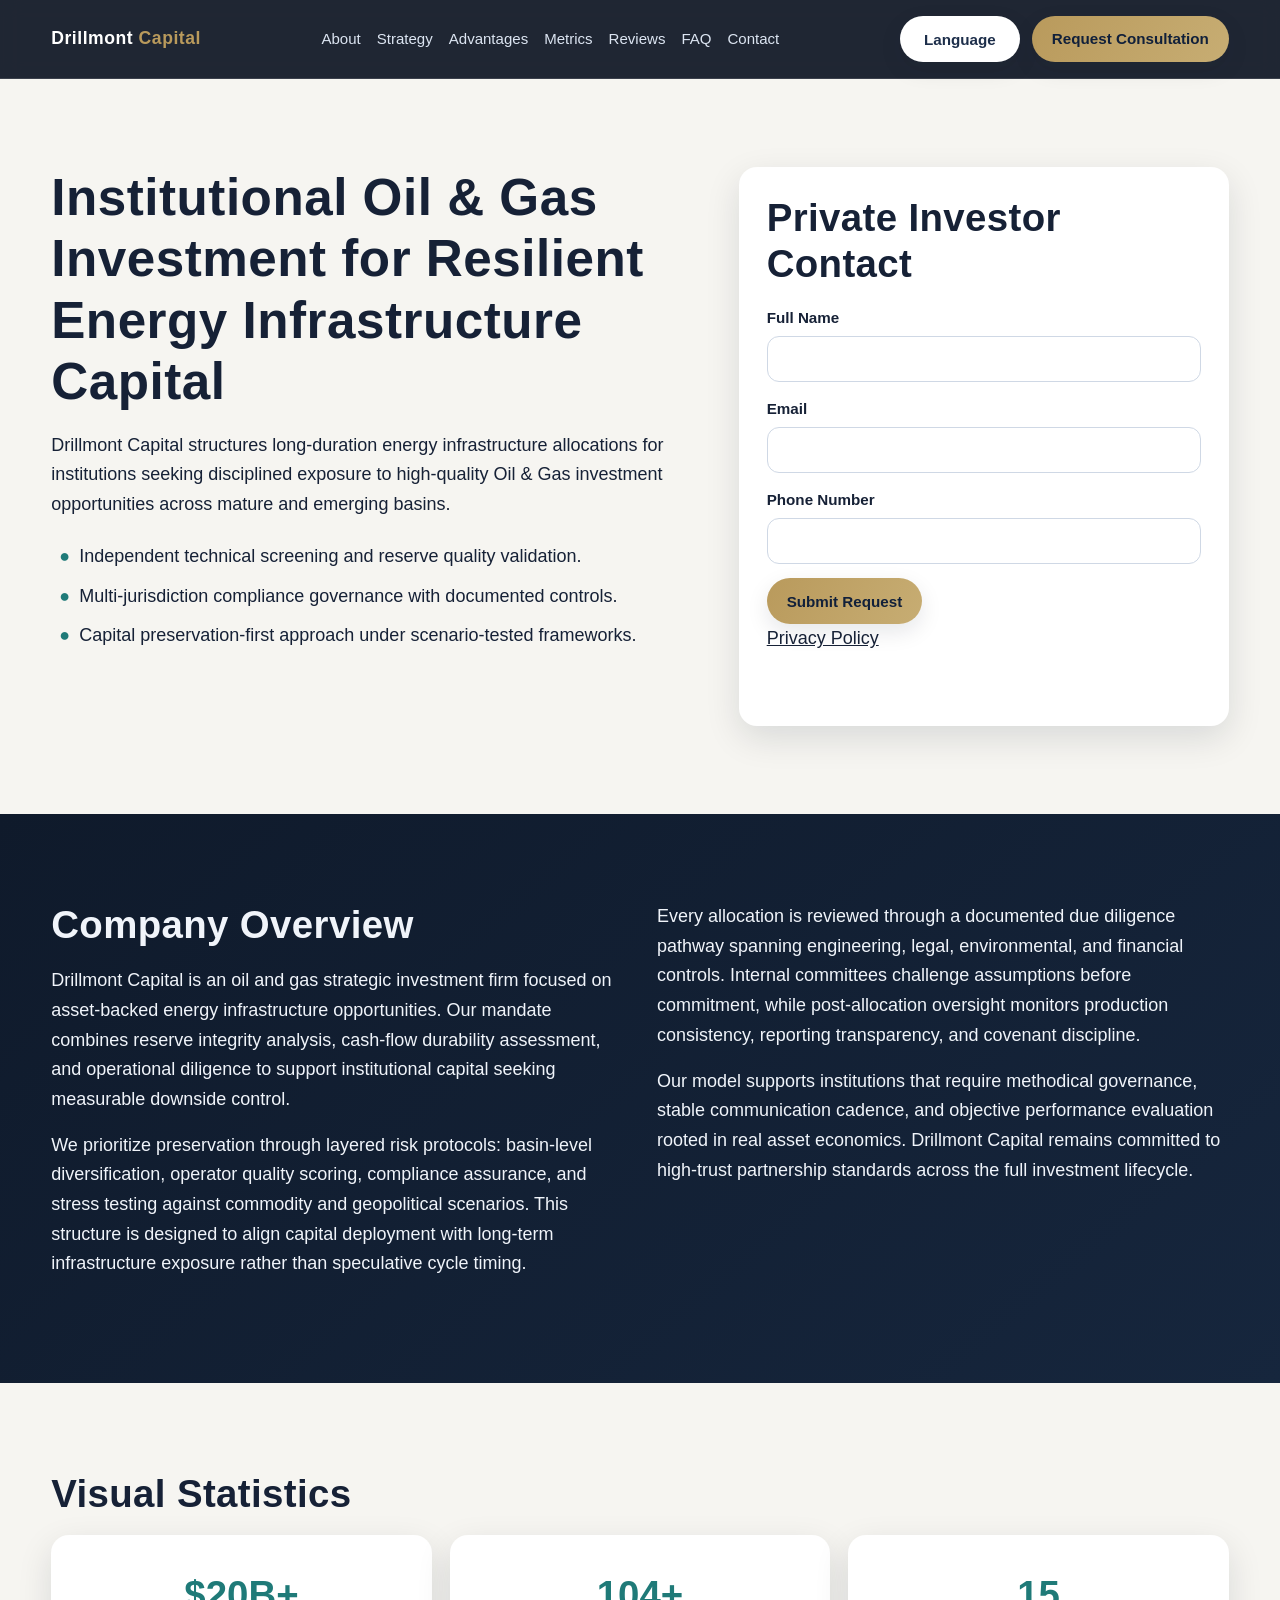
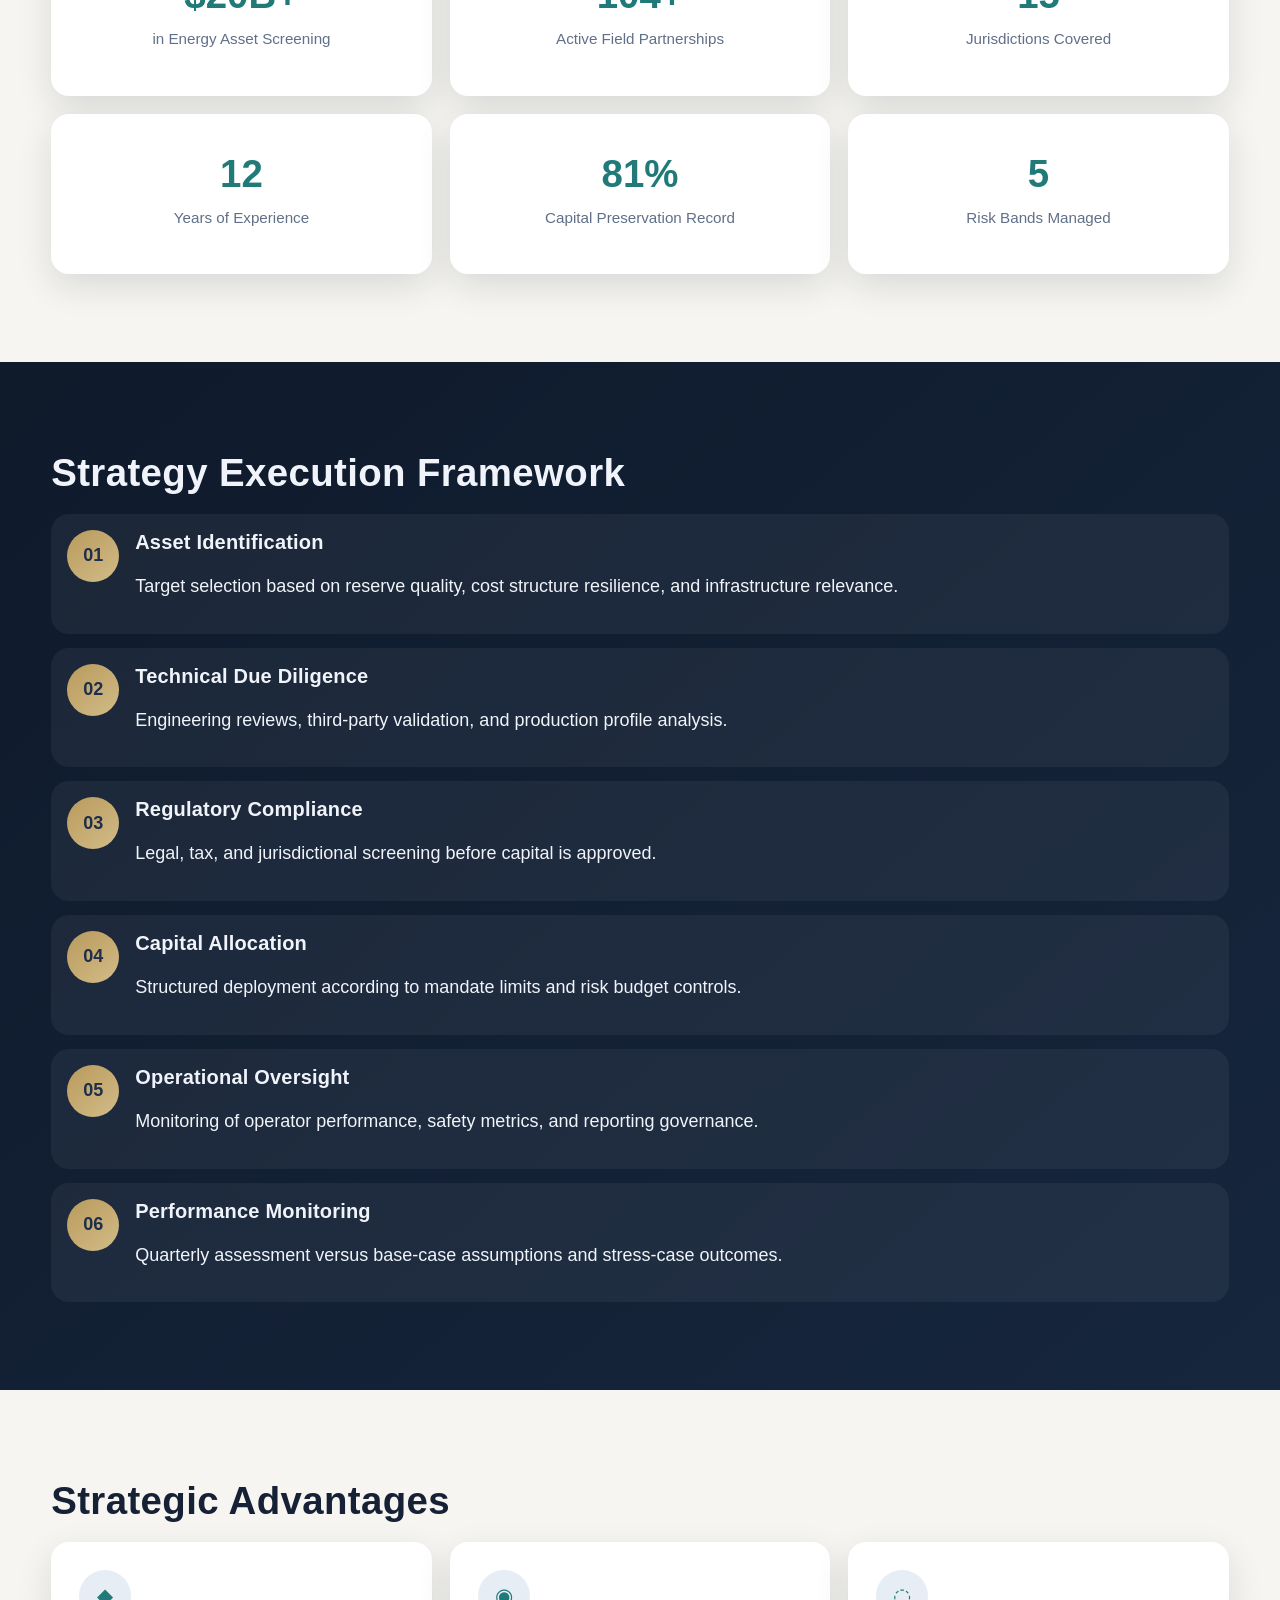
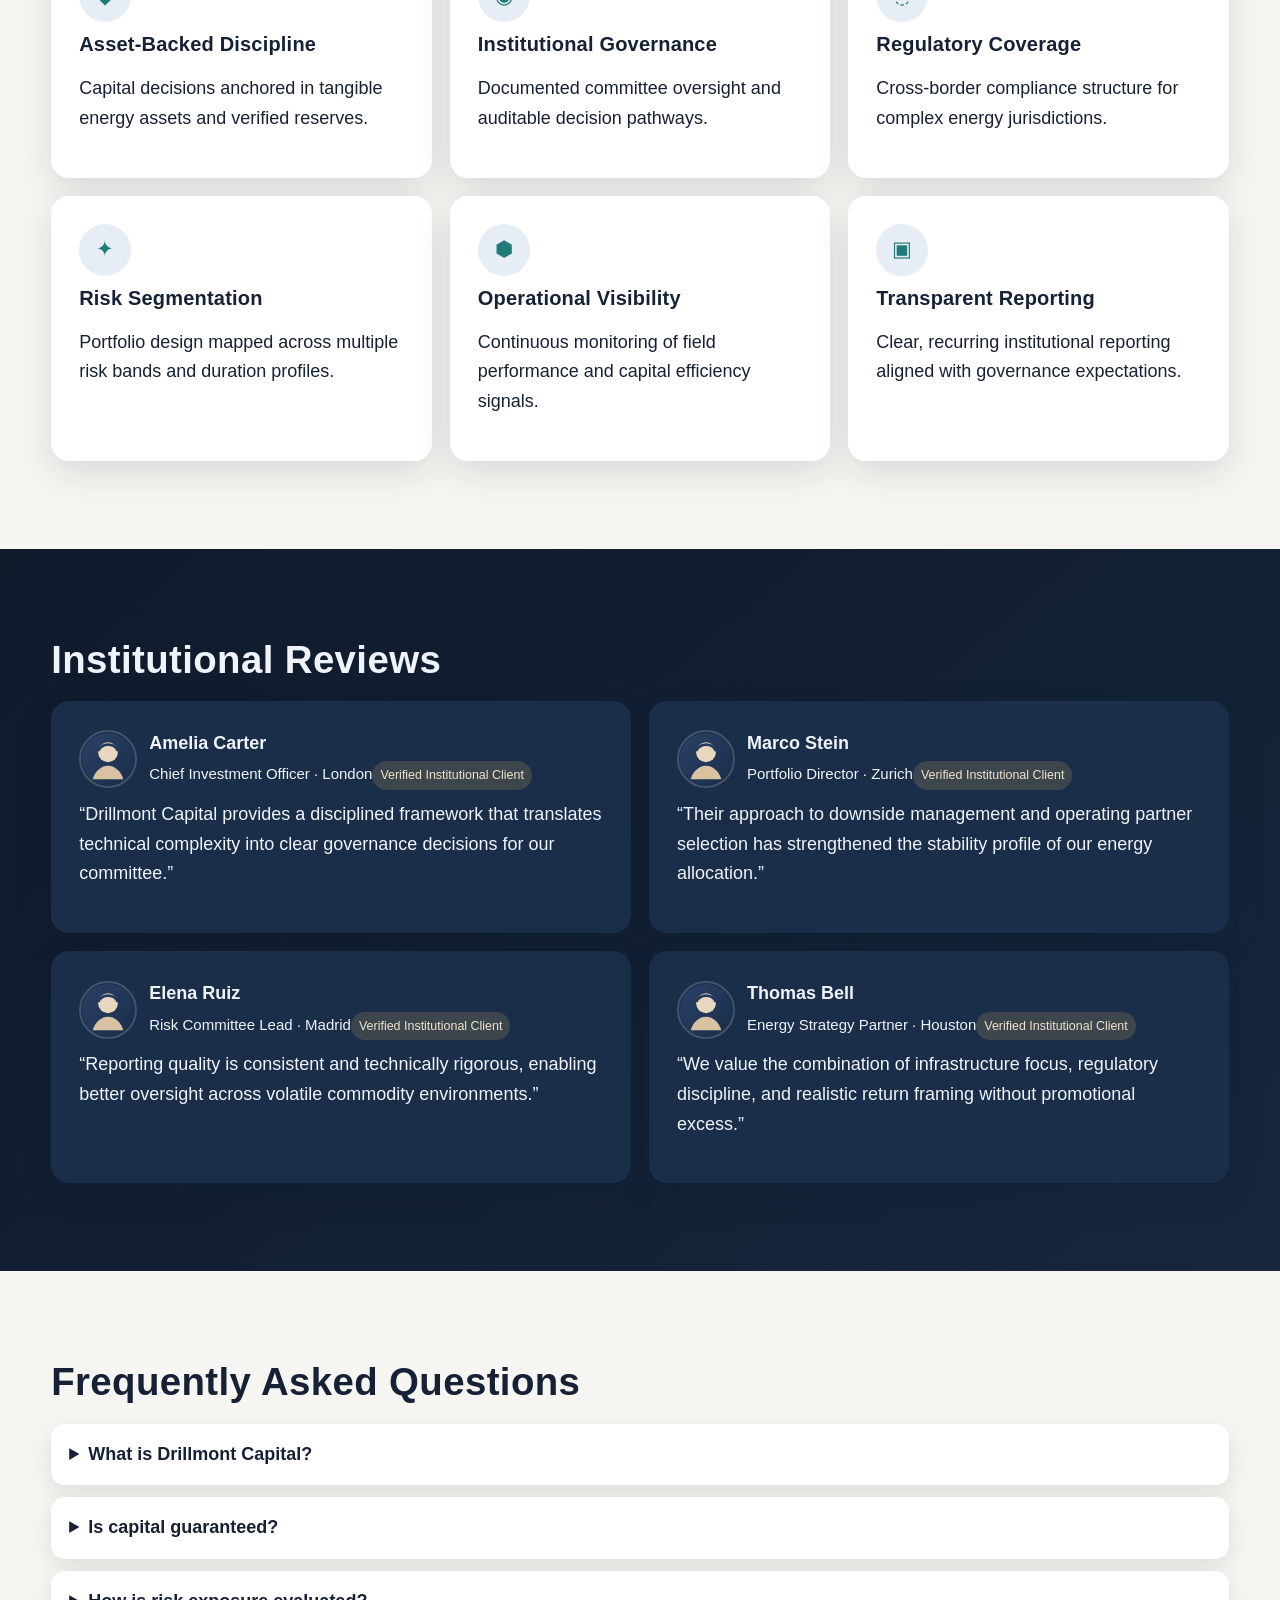
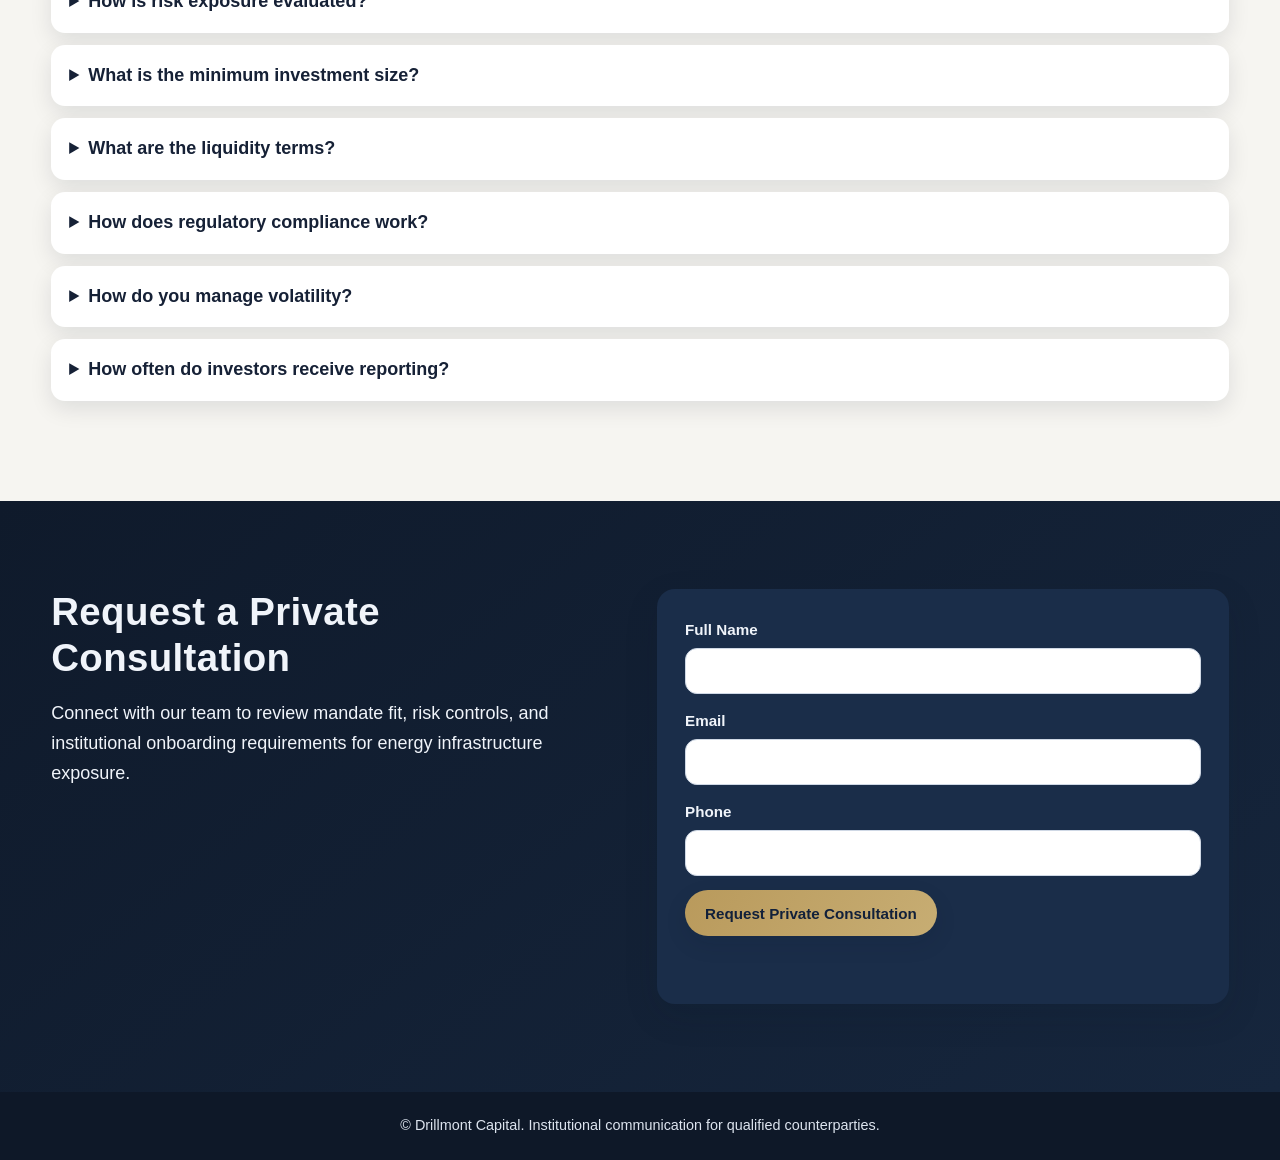
<file: index.html>
<!doctype html>
<html lang="en">
<head>
  <meta charset="UTF-8">
  <meta name="viewport" content="width=device-width, initial-scale=1.0">
  <title>Drillmont Capital | Oil & Gas Investment and Energy Infrastructure Strategy</title>
  <meta name="description" content="Drillmont Capital delivers institutional Oil & Gas Investment strategy with disciplined risk controls, energy infrastructure exposure, and transparent capital governance.">
  <link rel="icon" type="image/svg+xml" href="./assets/favicon.svg">
  <link rel="stylesheet" href="./assets/styles.css">
</head>
<body>
  <header class="site-header">
    <div class="container header-inner">
      <a class="logo" href="./index.html">Drillmont <span>Capital</span></a>
      <nav class="nav-links" aria-label="Primary">
        <a href="#about">About</a><a href="#strategy">Strategy</a><a href="#advantages">Advantages</a><a href="#metrics">Metrics</a><a href="#reviews">Reviews</a><a href="#faq">FAQ</a><a href="#contact">Contact</a>
      </nav>
      <div class="header-actions">
        <div class="lang-dropdown">
          <button class="lang-toggle" type="button">Language</button>
          <div class="lang-menu">
            <a href="./index.html">English</a><a href="./de/index.html">Deutsch</a><a href="./fr/index.html">Français</a><a href="./es/index.html">Español</a><a href="./it/index.html">Italiano</a>
          </div>
        </div>
        <a class="btn btn-primary" href="#contact">Request Consultation</a>
      </div>
      <button class="burger" type="button" data-menu-toggle>☰</button>
    </div>
  </header>

  <div class="drawer-backdrop"></div>
  <aside class="mobile-drawer" aria-label="Mobile menu">
    <button class="close-btn" data-menu-close type="button">Close</button>
    <nav>
      <a href="#about">About</a><a href="#strategy">Strategy</a><a href="#advantages">Advantages</a><a href="#metrics">Metrics</a><a href="#reviews">Reviews</a><a href="#faq">FAQ</a><a href="#contact">Contact</a>
    </nav>
    <div class="lang-menu" style="position:static;opacity:1;pointer-events:auto;transform:none;width:auto;">
      <a href="./index.html">English</a><a href="./de/index.html">Deutsch</a><a href="./fr/index.html">Français</a><a href="./es/index.html">Español</a><a href="./it/index.html">Italiano</a>
    </div>
    <p><a class="btn btn-primary" href="#contact">Request Consultation</a></p>
  </aside>

  <main>
    <section class="section section-light">
      <div class="container hero-grid">
        <div>
          <h1>Institutional Oil & Gas Investment for Resilient Energy Infrastructure Capital</h1>
          <p>Drillmont Capital structures long-duration energy infrastructure allocations for institutions seeking disciplined exposure to high-quality Oil & Gas investment opportunities across mature and emerging basins.</p>
          <ul class="trust-list">
            <li>Independent technical screening and reserve quality validation.</li>
            <li>Multi-jurisdiction compliance governance with documented controls.</li>
            <li>Capital preservation-first approach under scenario-tested frameworks.</li>
          </ul>
        </div>
        <div class="card">
          <h2>Private Investor Contact</h2>
          <form class="contact-form" data-submit-message="Demo submission disabled.">
            <div class="form-group"><label for="name1">Full Name</label><input id="name1" required></div>
            <div class="form-group"><label for="email1">Email</label><input id="email1" type="email" required></div>
            <div class="form-group"><label for="phone1">Phone Number</label><input id="phone1" type="tel" required></div>
            <button class="btn btn-primary" type="submit">Submit Request</button>
            <p><a href="#" data-open-privacy>Privacy Policy</a></p>
            <div class="notice" aria-live="polite"></div>
          </form>
        </div>
      </div>
    </section>

    <section id="about" class="section section-dark">
      <div class="container two-col">
        <div>
          <h2>Company Overview</h2>
          <p>Drillmont Capital is an oil and gas strategic investment firm focused on asset-backed energy infrastructure opportunities. Our mandate combines reserve integrity analysis, cash-flow durability assessment, and operational diligence to support institutional capital seeking measurable downside control.</p>
          <p>We prioritize preservation through layered risk protocols: basin-level diversification, operator quality scoring, compliance assurance, and stress testing against commodity and geopolitical scenarios. This structure is designed to align capital deployment with long-term infrastructure exposure rather than speculative cycle timing.</p>
        </div>
        <div>
          <p>Every allocation is reviewed through a documented due diligence pathway spanning engineering, legal, environmental, and financial controls. Internal committees challenge assumptions before commitment, while post-allocation oversight monitors production consistency, reporting transparency, and covenant discipline.</p>
          <p>Our model supports institutions that require methodical governance, stable communication cadence, and objective performance evaluation rooted in real asset economics. Drillmont Capital remains committed to high-trust partnership standards across the full investment lifecycle.</p>
        </div>
      </div>
    </section>

    <section id="metrics" class="section section-light">
      <div class="container">
        <h2>Visual Statistics</h2>
        <div class="stats-grid">
          <div class="card stat-item"><div class="stat-number" data-prefix="$" data-value="24" data-suffix="B+">$0</div><p class="stat-label">in Energy Asset Screening</p></div>
          <div class="card stat-item"><div class="stat-number" data-value="120" data-suffix="+">0</div><p class="stat-label">Active Field Partnerships</p></div>
          <div class="card stat-item"><div class="stat-number" data-value="18">0</div><p class="stat-label">Jurisdictions Covered</p></div>
          <div class="card stat-item"><div class="stat-number" data-value="14">0</div><p class="stat-label">Years of Experience</p></div>
          <div class="card stat-item"><div class="stat-number" data-value="94" data-suffix="%">0</div><p class="stat-label">Capital Preservation Record</p></div>
          <div class="card stat-item"><div class="stat-number" data-value="6">0</div><p class="stat-label">Risk Bands Managed</p></div>
        </div>
      </div>
    </section>

    <section id="strategy" class="section section-dark">
      <div class="container">
        <h2>Strategy Execution Framework</h2>
        <div class="timeline">
          <article class="step"><div class="step-index">01</div><div><h3>Asset Identification</h3><p>Target selection based on reserve quality, cost structure resilience, and infrastructure relevance.</p></div></article>
          <article class="step"><div class="step-index">02</div><div><h3>Technical Due Diligence</h3><p>Engineering reviews, third-party validation, and production profile analysis.</p></div></article>
          <article class="step"><div class="step-index">03</div><div><h3>Regulatory Compliance</h3><p>Legal, tax, and jurisdictional screening before capital is approved.</p></div></article>
          <article class="step"><div class="step-index">04</div><div><h3>Capital Allocation</h3><p>Structured deployment according to mandate limits and risk budget controls.</p></div></article>
          <article class="step"><div class="step-index">05</div><div><h3>Operational Oversight</h3><p>Monitoring of operator performance, safety metrics, and reporting governance.</p></div></article>
          <article class="step"><div class="step-index">06</div><div><h3>Performance Monitoring</h3><p>Quarterly assessment versus base-case assumptions and stress-case outcomes.</p></div></article>
        </div>
      </div>
    </section>

    <section id="advantages" class="section section-light">
      <div class="container">
        <h2>Strategic Advantages</h2>
        <div class="adv-grid">
          <article class="card"><div class="icon-circle">◆</div><h3>Asset-Backed Discipline</h3><p>Capital decisions anchored in tangible energy assets and verified reserves.</p></article>
          <article class="card"><div class="icon-circle">◉</div><h3>Institutional Governance</h3><p>Documented committee oversight and auditable decision pathways.</p></article>
          <article class="card"><div class="icon-circle">◌</div><h3>Regulatory Coverage</h3><p>Cross-border compliance structure for complex energy jurisdictions.</p></article>
          <article class="card"><div class="icon-circle">✦</div><h3>Risk Segmentation</h3><p>Portfolio design mapped across multiple risk bands and duration profiles.</p></article>
          <article class="card"><div class="icon-circle">⬢</div><h3>Operational Visibility</h3><p>Continuous monitoring of field performance and capital efficiency signals.</p></article>
          <article class="card"><div class="icon-circle">▣</div><h3>Transparent Reporting</h3><p>Clear, recurring institutional reporting aligned with governance expectations.</p></article>
        </div>
      </div>
    </section>

    <section id="reviews" class="section section-dark">
      <div class="container">
        <h2>Institutional Reviews</h2>
        <div class="reviews-grid">
          <article class="card"><div class="review-head"><img src="./assets/avatars/avatar-1.svg" alt="Portrait of Amelia Carter"><div><strong>Amelia Carter</strong><br><small>Chief Investment Officer · London</small><div class="badge">Verified Institutional Client</div></div></div><p>“Drillmont Capital provides a disciplined framework that translates technical complexity into clear governance decisions for our committee.”</p></article>
          <article class="card"><div class="review-head"><img src="./assets/avatars/avatar-2.svg" alt="Portrait of Marco Stein"><div><strong>Marco Stein</strong><br><small>Portfolio Director · Zurich</small><div class="badge">Verified Institutional Client</div></div></div><p>“Their approach to downside management and operating partner selection has strengthened the stability profile of our energy allocation.”</p></article>
          <article class="card"><div class="review-head"><img src="./assets/avatars/avatar-3.svg" alt="Portrait of Elena Ruiz"><div><strong>Elena Ruiz</strong><br><small>Risk Committee Lead · Madrid</small><div class="badge">Verified Institutional Client</div></div></div><p>“Reporting quality is consistent and technically rigorous, enabling better oversight across volatile commodity environments.”</p></article>
          <article class="card"><div class="review-head"><img src="./assets/avatars/avatar-4.svg" alt="Portrait of Thomas Bell"><div><strong>Thomas Bell</strong><br><small>Energy Strategy Partner · Houston</small><div class="badge">Verified Institutional Client</div></div></div><p>“We value the combination of infrastructure focus, regulatory discipline, and realistic return framing without promotional excess.”</p></article>
        </div>
      </div>
    </section>

    <section id="faq" class="section section-light">
      <div class="container faq-list">
        <h2>Frequently Asked Questions</h2>
        <details><summary>What is Drillmont Capital?</summary><p>Drillmont Capital is an institutional oil and gas strategic investment firm focused on screened, asset-backed energy infrastructure opportunities.</p></details>
        <details><summary>Is capital guaranteed?</summary><p>No. Capital is exposed to market and operational risk. Our mandate emphasizes preservation controls but cannot guarantee returns or principal protection.</p></details>
        <details><summary>How is risk exposure evaluated?</summary><p>Risk is assessed through engineering quality, operator capability, jurisdictional factors, commodity sensitivity, and scenario-based stress testing.</p></details>
        <details><summary>What is the minimum investment size?</summary><p>Minimum allocation levels depend on mandate design and jurisdiction. Suitability is evaluated during onboarding and compliance review.</p></details>
        <details><summary>What are the liquidity terms?</summary><p>Liquidity varies by strategy. Infrastructure-linked assets often involve medium- to long-term holding horizons with staged distributions.</p></details>
        <details><summary>How does regulatory compliance work?</summary><p>Each transaction passes legal and regulatory screening, including AML/KYC controls, tax review, and jurisdiction-specific requirements.</p></details>
        <details><summary>How do you manage volatility?</summary><p>We combine diversification, conservative underwriting, and active monitoring to manage exposure to commodity and macro volatility.</p></details>
        <details><summary>How often do investors receive reporting?</summary><p>Institutional reporting is delivered on a scheduled cadence, typically quarterly, with event-driven updates when material changes occur.</p></details>
      </div>
    </section>

    <section id="contact" class="section section-dark">
      <div class="container two-col">
        <div><h2>Request a Private Consultation</h2><p>Connect with our team to review mandate fit, risk controls, and institutional onboarding requirements for energy infrastructure exposure.</p></div>
        <div class="card">
          <form class="contact-form" data-submit-message="Demo submission disabled.">
            <div class="form-group"><label for="name2">Full Name</label><input id="name2" required></div>
            <div class="form-group"><label for="email2">Email</label><input id="email2" type="email" required></div>
            <div class="form-group"><label for="phone2">Phone</label><input id="phone2" type="tel" required></div>
            <button class="btn btn-primary" type="submit">Request Private Consultation</button>
            <div class="notice" aria-live="polite"></div>
          </form>
        </div>
      </div>
    </section>
  </main>

  <footer class="site-footer"><div class="container">© Drillmont Capital. Institutional communication for qualified counterparties.</div></footer>

  <div class="modal" id="privacy-modal" role="dialog" aria-modal="true" aria-label="Privacy policy">
    <div class="modal-panel">
      <div class="modal-top"><h2>Privacy Policy & Risk Disclosure</h2><button class="close-btn" data-close-privacy type="button">X</button></div>
      <h3>Introduction</h3><p>This policy explains how Drillmont Capital processes personal data in connection with Oil & Gas Investment communications and investor engagement.</p>
      <h3>Definitions</h3><p>“Personal data” means any information identifying an individual. “Processing” includes collection, use, storage, transfer, and deletion.</p>
      <h3>Data Collection and Purpose</h3><p>We collect contact details, onboarding details, and communication records to respond to inquiries, evaluate suitability, maintain compliance obligations, and provide investor updates.</p>
      <h3>Legal Basis</h3><p>Processing is based on legitimate interest, contractual necessity, legal obligations, and consent where required by applicable law.</p>
      <h3>Cookies and Analytics</h3><p>This website may use essential and analytical technologies to improve user experience, monitor performance, and maintain security in a proportional manner.</p>
      <h3>Sharing and Processors</h3><p>Data may be shared with regulated service providers, legal advisors, compliance vendors, and technology processors under confidentiality and security commitments.</p>
      <h3>Retention Periods</h3><p>Data is retained only as long as needed for business and legal purposes, including recordkeeping obligations in financial and anti-money laundering frameworks.</p>
      <h3>Security</h3><p>We apply technical and organizational safeguards, including access controls, encryption where appropriate, and incident response procedures.</p>
      <h3>User Rights</h3><p>Depending on jurisdiction, you may request access, correction, deletion, restriction, portability, or objection to processing. You may also withdraw consent where applicable.</p>
      <h3>International Transfers</h3><p>Where data moves across borders, we implement legal transfer mechanisms and contractual safeguards aligned with regulatory standards.</p>
      <h3>Oil & Gas Risk Disclosure</h3><p>Energy markets involve volatility, commodity price risk, geopolitical disruption, regulatory change, and operational uncertainty. No investment return is guaranteed, and capital loss is possible.</p>
      <p><button class="btn btn-secondary" data-close-privacy type="button">Close</button></p>
    </div>
  </div>

  <script src="./assets/main.js"></script>
</body>
</html>
</file>
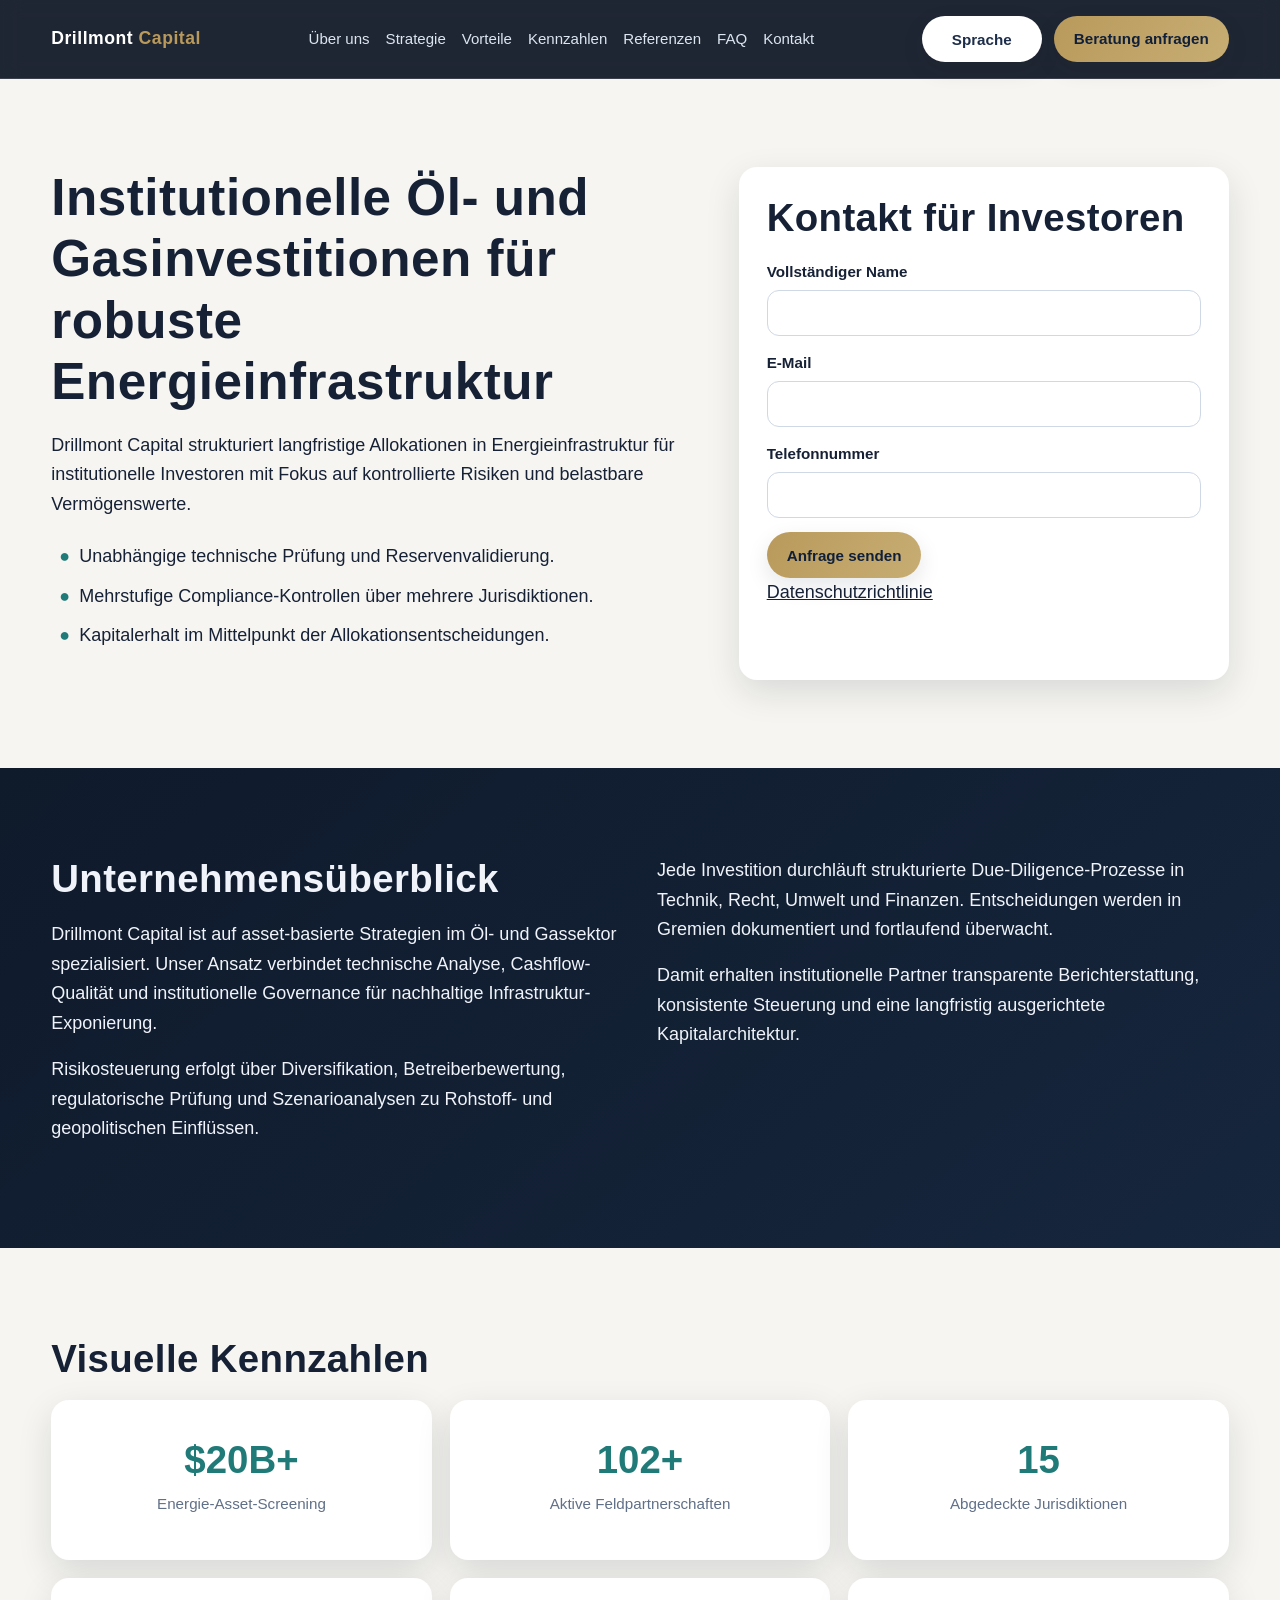
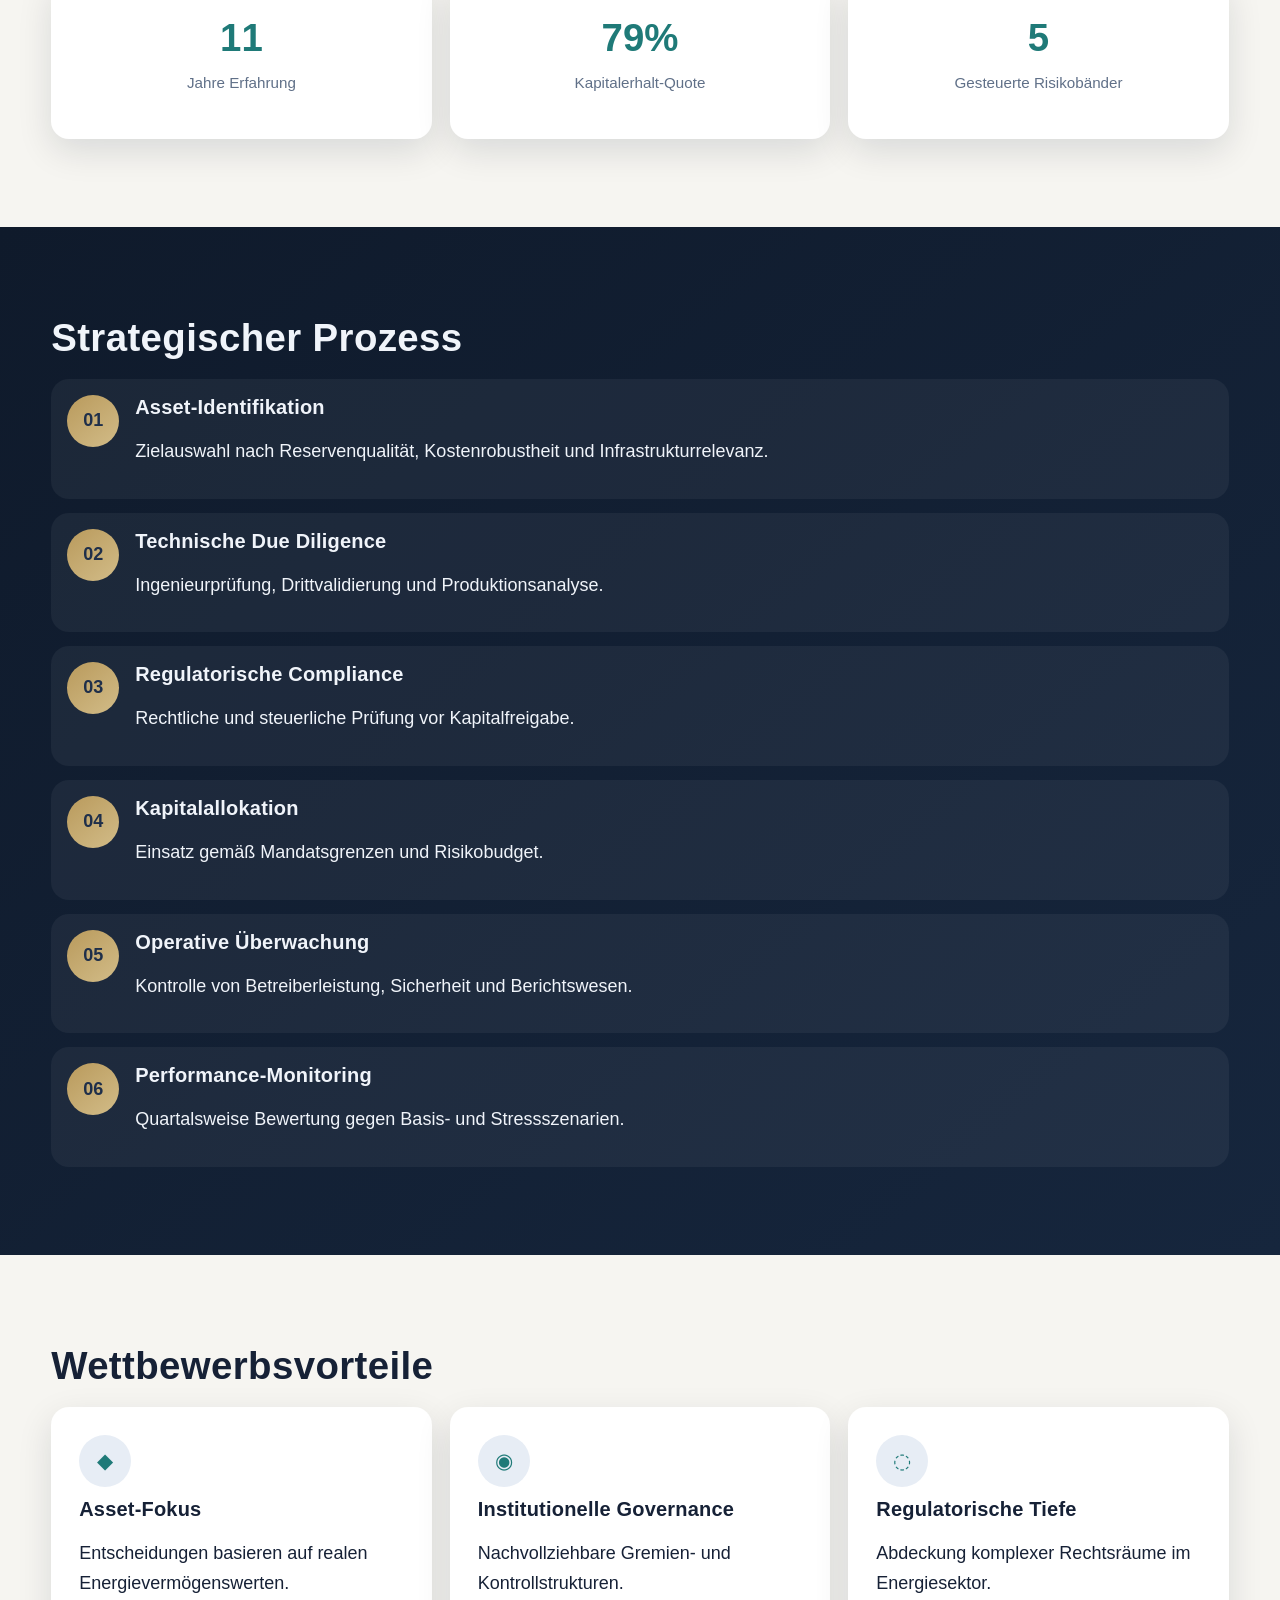
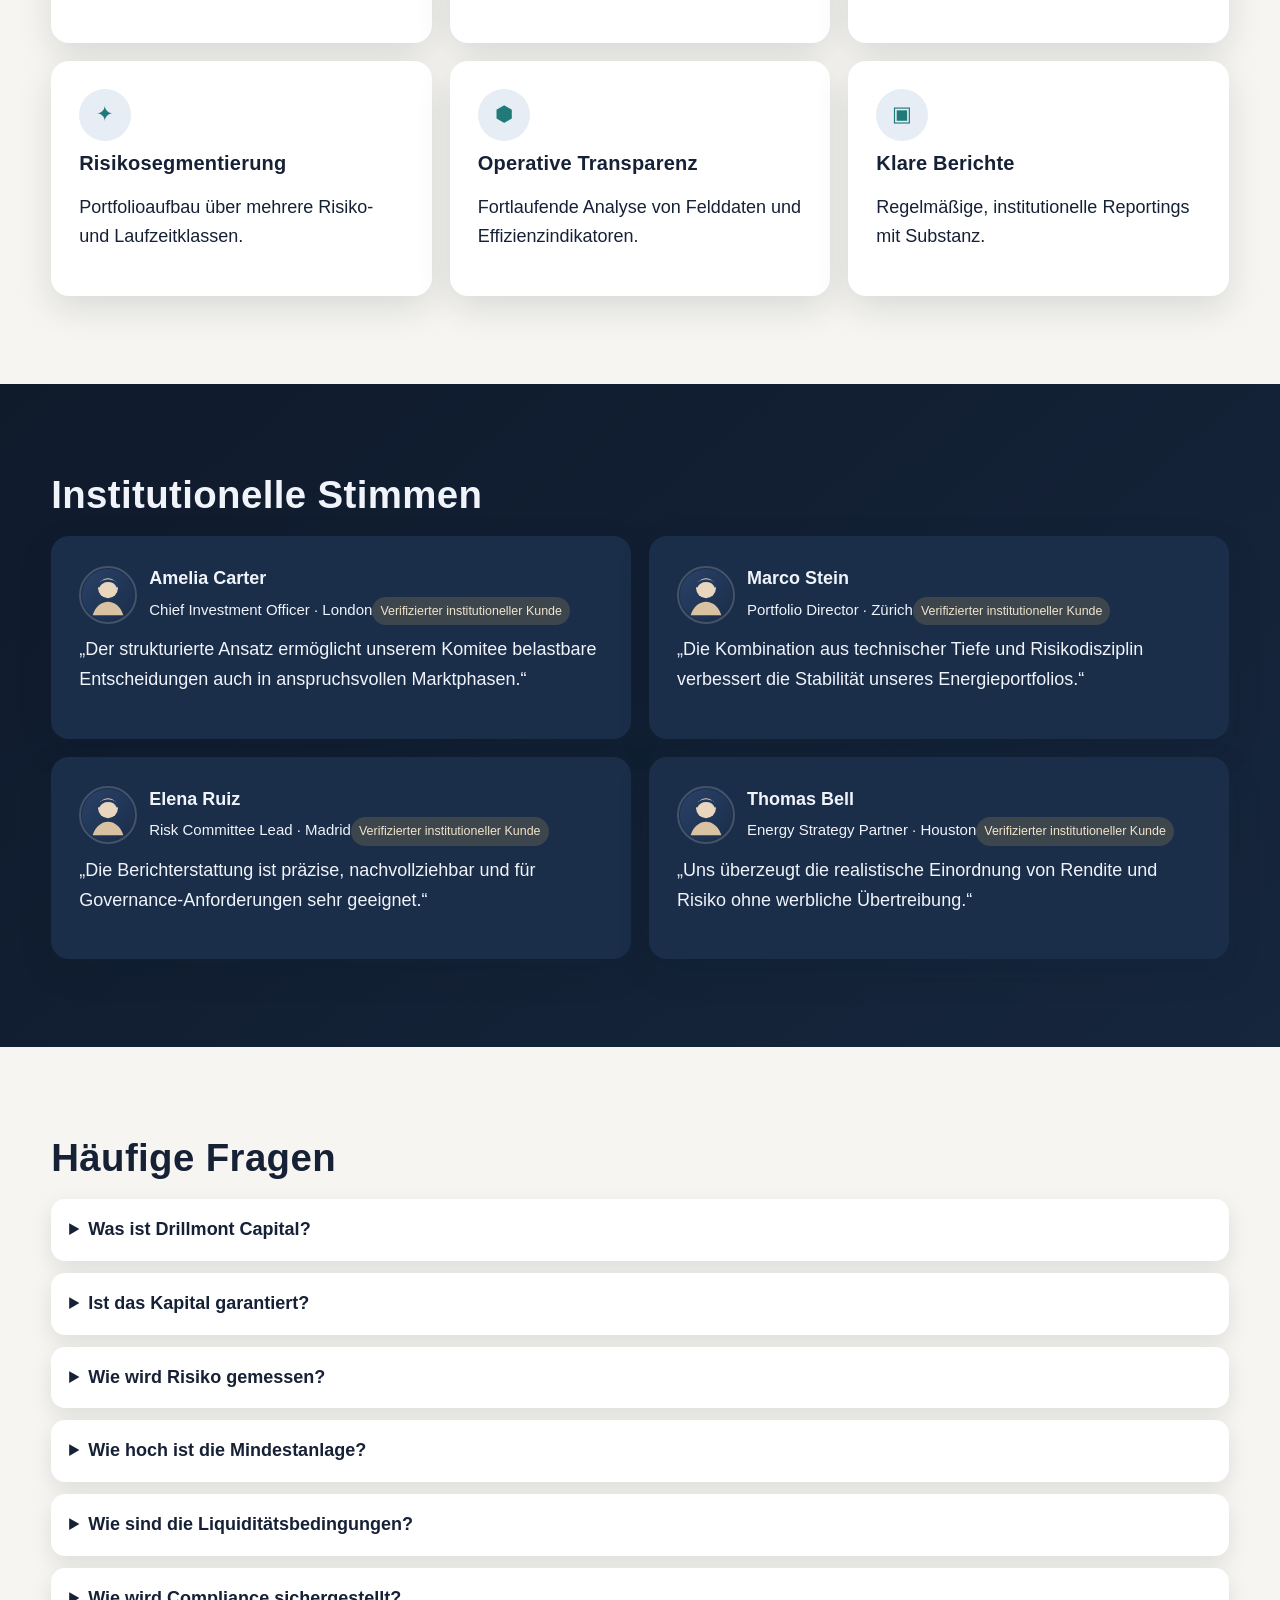
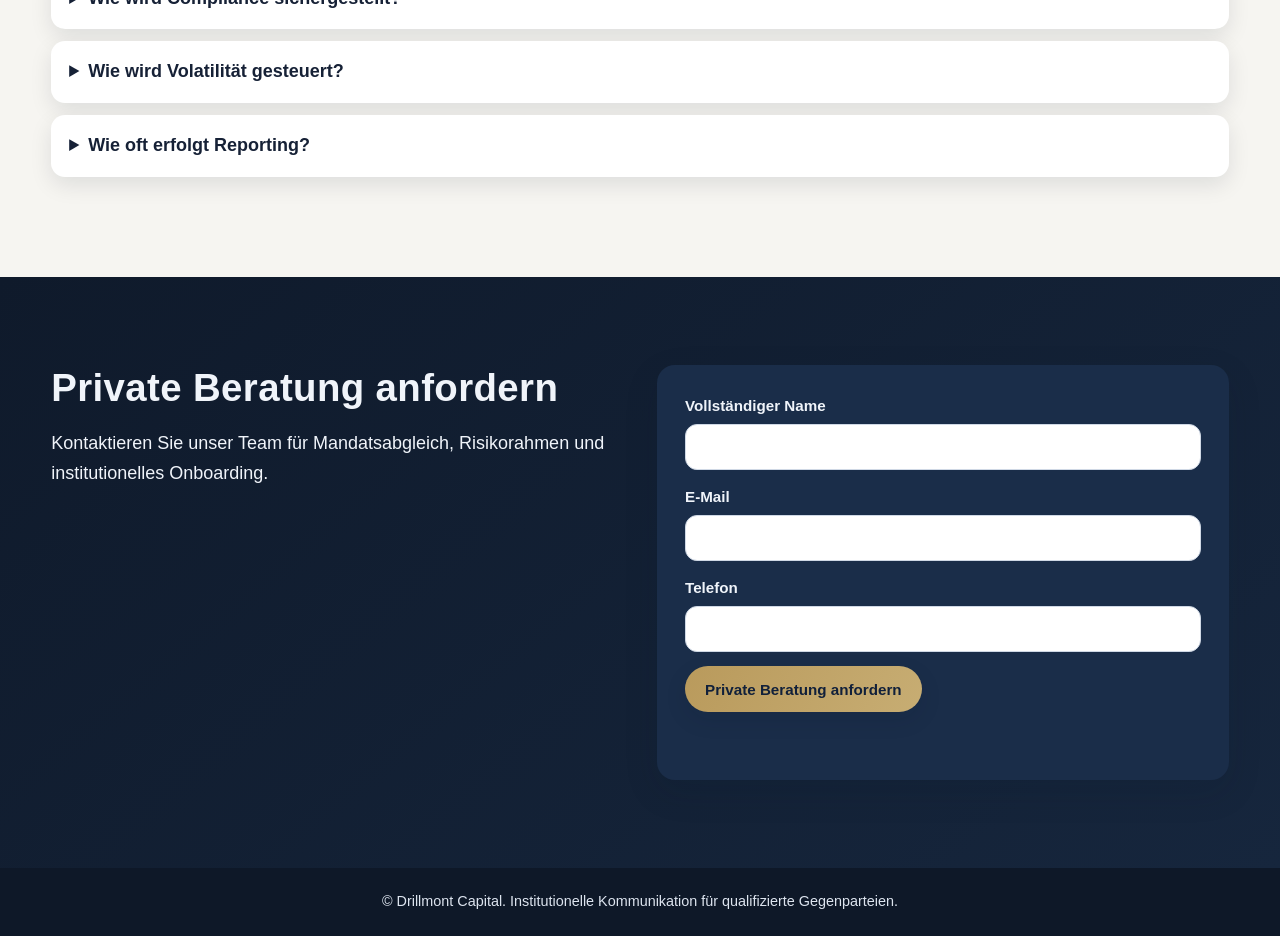
<file: de/index.html>
<!doctype html><html lang="de"><head><meta charset="UTF-8"><meta name="viewport" content="width=device-width, initial-scale=1.0"><title>Drillmont Capital | Öl- und Gasinvestitionen & Energieinfrastruktur</title><meta name="description" content="Drillmont Capital bietet institutionelle Strategien für Öl- und Gasinvestitionen mit Risikokontrolle, Infrastrukturbezug und transparenter Governance."><link rel="icon" type="image/svg+xml" href="../assets/favicon.svg"><link rel="stylesheet" href="../assets/styles.css"></head><body>
<header class="site-header"><div class="container header-inner"><a class="logo" href="../index.html">Drillmont <span>Capital</span></a><nav class="nav-links"><a href="#about">Über uns</a><a href="#strategy">Strategie</a><a href="#advantages">Vorteile</a><a href="#metrics">Kennzahlen</a><a href="#reviews">Referenzen</a><a href="#faq">FAQ</a><a href="#contact">Kontakt</a></nav><div class="header-actions"><div class="lang-dropdown"><button class="lang-toggle" type="button">Sprache</button><div class="lang-menu"><a href="../index.html">English</a><a href="../de/index.html">Deutsch</a><a href="../fr/index.html">Français</a><a href="../es/index.html">Español</a><a href="../it/index.html">Italiano</a></div></div><a class="btn btn-primary" href="#contact">Beratung anfragen</a></div><button class="burger" data-menu-toggle>☰</button></div></header>
<div class="drawer-backdrop"></div><aside class="mobile-drawer"><button class="close-btn" data-menu-close>Schließen</button><nav><a href="#about">Über uns</a><a href="#strategy">Strategie</a><a href="#advantages">Vorteile</a><a href="#metrics">Kennzahlen</a><a href="#reviews">Referenzen</a><a href="#faq">FAQ</a><a href="#contact">Kontakt</a></nav><div class="lang-menu" style="position:static;opacity:1;pointer-events:auto;transform:none;width:auto;"><a href="../index.html">English</a><a href="../de/index.html">Deutsch</a><a href="../fr/index.html">Français</a><a href="../es/index.html">Español</a><a href="../it/index.html">Italiano</a></div><p><a class="btn btn-primary" href="#contact">Beratung anfragen</a></p></aside>
<main>
<section class="section section-light"><div class="container hero-grid"><div><h1>Institutionelle Öl- und Gasinvestitionen für robuste Energieinfrastruktur</h1><p>Drillmont Capital strukturiert langfristige Allokationen in Energieinfrastruktur für institutionelle Investoren mit Fokus auf kontrollierte Risiken und belastbare Vermögenswerte.</p><ul class="trust-list"><li>Unabhängige technische Prüfung und Reservenvalidierung.</li><li>Mehrstufige Compliance-Kontrollen über mehrere Jurisdiktionen.</li><li>Kapitalerhalt im Mittelpunkt der Allokationsentscheidungen.</li></ul></div><div class="card"><h2>Kontakt für Investoren</h2><form class="contact-form" data-submit-message="Demo-Übermittlung deaktiviert."><div class="form-group"><label for="n1">Vollständiger Name</label><input id="n1" required></div><div class="form-group"><label for="e1">E-Mail</label><input id="e1" type="email" required></div><div class="form-group"><label for="p1">Telefonnummer</label><input id="p1" type="tel" required></div><button class="btn btn-primary" type="submit">Anfrage senden</button><p><a href="#" data-open-privacy>Datenschutzrichtlinie</a></p><div class="notice"></div></form></div></div></section>
<section id="about" class="section section-dark"><div class="container two-col"><div><h2>Unternehmensüberblick</h2><p>Drillmont Capital ist auf asset-basierte Strategien im Öl- und Gassektor spezialisiert. Unser Ansatz verbindet technische Analyse, Cashflow-Qualität und institutionelle Governance für nachhaltige Infrastruktur-Exponierung.</p><p>Risikosteuerung erfolgt über Diversifikation, Betreiberbewertung, regulatorische Prüfung und Szenarioanalysen zu Rohstoff- und geopolitischen Einflüssen.</p></div><div><p>Jede Investition durchläuft strukturierte Due-Diligence-Prozesse in Technik, Recht, Umwelt und Finanzen. Entscheidungen werden in Gremien dokumentiert und fortlaufend überwacht.</p><p>Damit erhalten institutionelle Partner transparente Berichterstattung, konsistente Steuerung und eine langfristig ausgerichtete Kapitalarchitektur.</p></div></div></section>
<section id="metrics" class="section section-light"><div class="container"><h2>Visuelle Kennzahlen</h2><div class="stats-grid"><div class="card stat-item"><div class="stat-number" data-prefix="$" data-value="24" data-suffix="B+">$0</div><p class="stat-label">Energie-Asset-Screening</p></div><div class="card stat-item"><div class="stat-number" data-value="120" data-suffix="+">0</div><p class="stat-label">Aktive Feldpartnerschaften</p></div><div class="card stat-item"><div class="stat-number" data-value="18">0</div><p class="stat-label">Abgedeckte Jurisdiktionen</p></div><div class="card stat-item"><div class="stat-number" data-value="14">0</div><p class="stat-label">Jahre Erfahrung</p></div><div class="card stat-item"><div class="stat-number" data-value="94" data-suffix="%">0</div><p class="stat-label">Kapitalerhalt-Quote</p></div><div class="card stat-item"><div class="stat-number" data-value="6">0</div><p class="stat-label">Gesteuerte Risikobänder</p></div></div></div></section>
<section id="strategy" class="section section-dark"><div class="container"><h2>Strategischer Prozess</h2><div class="timeline"><article class="step"><div class="step-index">01</div><div><h3>Asset-Identifikation</h3><p>Zielauswahl nach Reservenqualität, Kostenrobustheit und Infrastrukturrelevanz.</p></div></article><article class="step"><div class="step-index">02</div><div><h3>Technische Due Diligence</h3><p>Ingenieurprüfung, Drittvalidierung und Produktionsanalyse.</p></div></article><article class="step"><div class="step-index">03</div><div><h3>Regulatorische Compliance</h3><p>Rechtliche und steuerliche Prüfung vor Kapitalfreigabe.</p></div></article><article class="step"><div class="step-index">04</div><div><h3>Kapitalallokation</h3><p>Einsatz gemäß Mandatsgrenzen und Risikobudget.</p></div></article><article class="step"><div class="step-index">05</div><div><h3>Operative Überwachung</h3><p>Kontrolle von Betreiberleistung, Sicherheit und Berichtswesen.</p></div></article><article class="step"><div class="step-index">06</div><div><h3>Performance-Monitoring</h3><p>Quartalsweise Bewertung gegen Basis- und Stressszenarien.</p></div></article></div></div></section>
<section id="advantages" class="section section-light"><div class="container"><h2>Wettbewerbsvorteile</h2><div class="adv-grid"><article class="card"><div class="icon-circle">◆</div><h3>Asset-Fokus</h3><p>Entscheidungen basieren auf realen Energievermögenswerten.</p></article><article class="card"><div class="icon-circle">◉</div><h3>Institutionelle Governance</h3><p>Nachvollziehbare Gremien- und Kontrollstrukturen.</p></article><article class="card"><div class="icon-circle">◌</div><h3>Regulatorische Tiefe</h3><p>Abdeckung komplexer Rechtsräume im Energiesektor.</p></article><article class="card"><div class="icon-circle">✦</div><h3>Risikosegmentierung</h3><p>Portfolioaufbau über mehrere Risiko- und Laufzeitklassen.</p></article><article class="card"><div class="icon-circle">⬢</div><h3>Operative Transparenz</h3><p>Fortlaufende Analyse von Felddaten und Effizienzindikatoren.</p></article><article class="card"><div class="icon-circle">▣</div><h3>Klare Berichte</h3><p>Regelmäßige, institutionelle Reportings mit Substanz.</p></article></div></div></section>
<section id="reviews" class="section section-dark"><div class="container"><h2>Institutionelle Stimmen</h2><div class="reviews-grid"><article class="card"><div class="review-head"><img src="../assets/avatars/avatar-1.svg" alt="Amelia"><div><strong>Amelia Carter</strong><br><small>Chief Investment Officer · London</small><div class="badge">Verifizierter institutioneller Kunde</div></div></div><p>„Der strukturierte Ansatz ermöglicht unserem Komitee belastbare Entscheidungen auch in anspruchsvollen Marktphasen.“</p></article><article class="card"><div class="review-head"><img src="../assets/avatars/avatar-2.svg" alt="Marco"><div><strong>Marco Stein</strong><br><small>Portfolio Director · Zürich</small><div class="badge">Verifizierter institutioneller Kunde</div></div></div><p>„Die Kombination aus technischer Tiefe und Risikodisziplin verbessert die Stabilität unseres Energieportfolios.“</p></article><article class="card"><div class="review-head"><img src="../assets/avatars/avatar-3.svg" alt="Elena"><div><strong>Elena Ruiz</strong><br><small>Risk Committee Lead · Madrid</small><div class="badge">Verifizierter institutioneller Kunde</div></div></div><p>„Die Berichterstattung ist präzise, nachvollziehbar und für Governance-Anforderungen sehr geeignet.“</p></article><article class="card"><div class="review-head"><img src="../assets/avatars/avatar-4.svg" alt="Thomas"><div><strong>Thomas Bell</strong><br><small>Energy Strategy Partner · Houston</small><div class="badge">Verifizierter institutioneller Kunde</div></div></div><p>„Uns überzeugt die realistische Einordnung von Rendite und Risiko ohne werbliche Übertreibung.“</p></article></div></div></section>
<section id="faq" class="section section-light"><div class="container faq-list"><h2>Häufige Fragen</h2><details><summary>Was ist Drillmont Capital?</summary><p>Ein institutionelles Investmenthaus für strategische Öl- und Gasinfrastruktur-Allokationen.</p></details><details><summary>Ist das Kapital garantiert?</summary><p>Nein. Es bestehen Markt-, Betriebs- und Regulierungsschwankungen; Garantien gibt es nicht.</p></details><details><summary>Wie wird Risiko gemessen?</summary><p>Über technische Daten, Betreiberqualität, Rechtssicherheit, Rohstoffsensitivität und Stresstests.</p></details><details><summary>Wie hoch ist die Mindestanlage?</summary><p>Sie richtet sich nach Mandat, Rechtsraum und Eignungsprüfung.</p></details><details><summary>Wie sind die Liquiditätsbedingungen?</summary><p>Infrastrukturbezogene Anlagen haben üblicherweise mittel- bis langfristige Haltedauern.</p></details><details><summary>Wie wird Compliance sichergestellt?</summary><p>Durch AML/KYC, Rechtsprüfung, Steueranalyse und dokumentierte Kontrollschritte.</p></details><details><summary>Wie wird Volatilität gesteuert?</summary><p>Über Diversifikation, konservatives Underwriting und aktives Monitoring.</p></details><details><summary>Wie oft erfolgt Reporting?</summary><p>Regelmäßig, in der Regel quartalsweise, plus anlassbezogene Updates.</p></details></div></section>
<section id="contact" class="section section-dark"><div class="container two-col"><div><h2>Private Beratung anfordern</h2><p>Kontaktieren Sie unser Team für Mandatsabgleich, Risikorahmen und institutionelles Onboarding.</p></div><div class="card"><form class="contact-form" data-submit-message="Demo-Übermittlung deaktiviert."><div class="form-group"><label for="n2">Vollständiger Name</label><input id="n2" required></div><div class="form-group"><label for="e2">E-Mail</label><input id="e2" type="email" required></div><div class="form-group"><label for="p2">Telefon</label><input id="p2" type="tel" required></div><button class="btn btn-primary" type="submit">Private Beratung anfordern</button><div class="notice"></div></form></div></div></section>
</main><footer class="site-footer"><div class="container">© Drillmont Capital. Institutionelle Kommunikation für qualifizierte Gegenparteien.</div></footer>
<div class="modal" id="privacy-modal"><div class="modal-panel"><div class="modal-top"><h2>Datenschutzrichtlinie & Risikohinweis</h2><button class="close-btn" data-close-privacy>X</button></div><h3>Einleitung</h3><p>Diese Richtlinie erläutert die Verarbeitung personenbezogener Daten im Kontext institutioneller Öl- und Gasinvestitionen.</p><h3>Definitionen</h3><p>Personenbezogene Daten sind Informationen zur Identifikation einer Person; Verarbeitung umfasst Erhebung, Nutzung, Speicherung, Übermittlung und Löschung.</p><h3>Datenerhebung und Zweck</h3><p>Wir verarbeiten Kontaktdaten, Onboarding-Informationen und Kommunikationsverläufe zur Bearbeitung von Anfragen, Eignungsprüfung und regulatorischen Pflichten.</p><h3>Rechtsgrundlagen</h3><p>Legitimes Interesse, Vertragserfüllung, gesetzliche Pflichten und Einwilligung je nach anwendbarem Recht.</p><h3>Cookies und Analytik</h3><p>Die Website kann notwendige und analytische Technologien verwenden, um Leistung, Sicherheit und Nutzerfreundlichkeit zu verbessern.</p><h3>Weitergabe und Auftragsverarbeiter</h3><p>Daten können an regulierte Dienstleister, Berater und Technologieanbieter unter Vertraulichkeits- und Sicherheitsstandards weitergegeben werden.</p><h3>Speicherfristen</h3><p>Speicherung erfolgt nur solange wie geschäftlich und rechtlich erforderlich.</p><h3>Sicherheit</h3><p>Technische und organisatorische Schutzmaßnahmen, Zugriffssteuerung und Incident-Response-Prozesse sind implementiert.</p><h3>Betroffenenrechte</h3><p>Je nach Rechtsraum bestehen Rechte auf Auskunft, Berichtigung, Löschung, Einschränkung, Widerspruch und Datenübertragbarkeit.</p><h3>Internationale Übermittlungen</h3><p>Bei grenzüberschreitenden Transfers nutzen wir geeignete vertragliche und regulatorische Schutzmechanismen.</p><h3>Risikohinweis Öl & Gas</h3><p>Investitionen unterliegen Volatilität, Rohstoffpreisrisiken, geopolitischen Einflüssen und operativen Unsicherheiten. Renditen sind nicht garantiert; Kapitalverluste sind möglich.</p><p><button class="btn btn-secondary" data-close-privacy>Schließen</button></p></div></div>
<script src="../assets/main.js"></script></body></html>
</file>
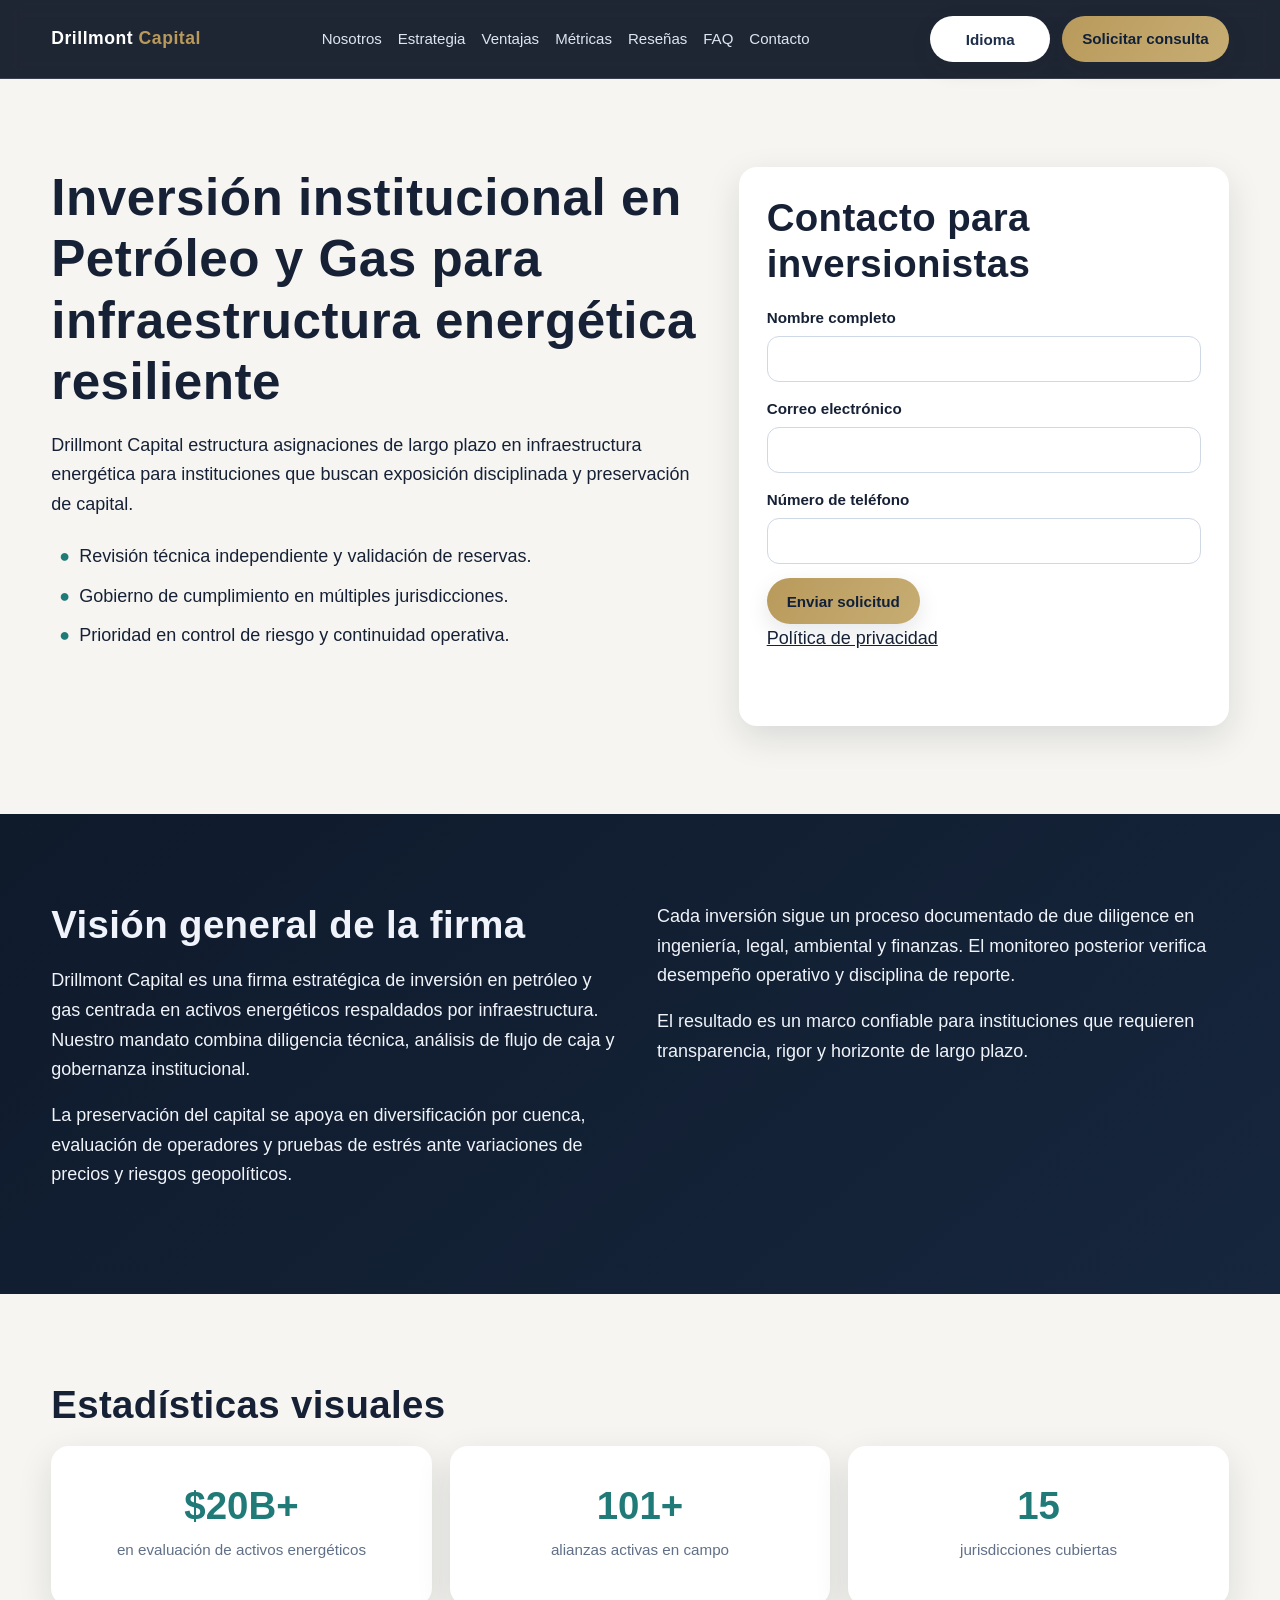
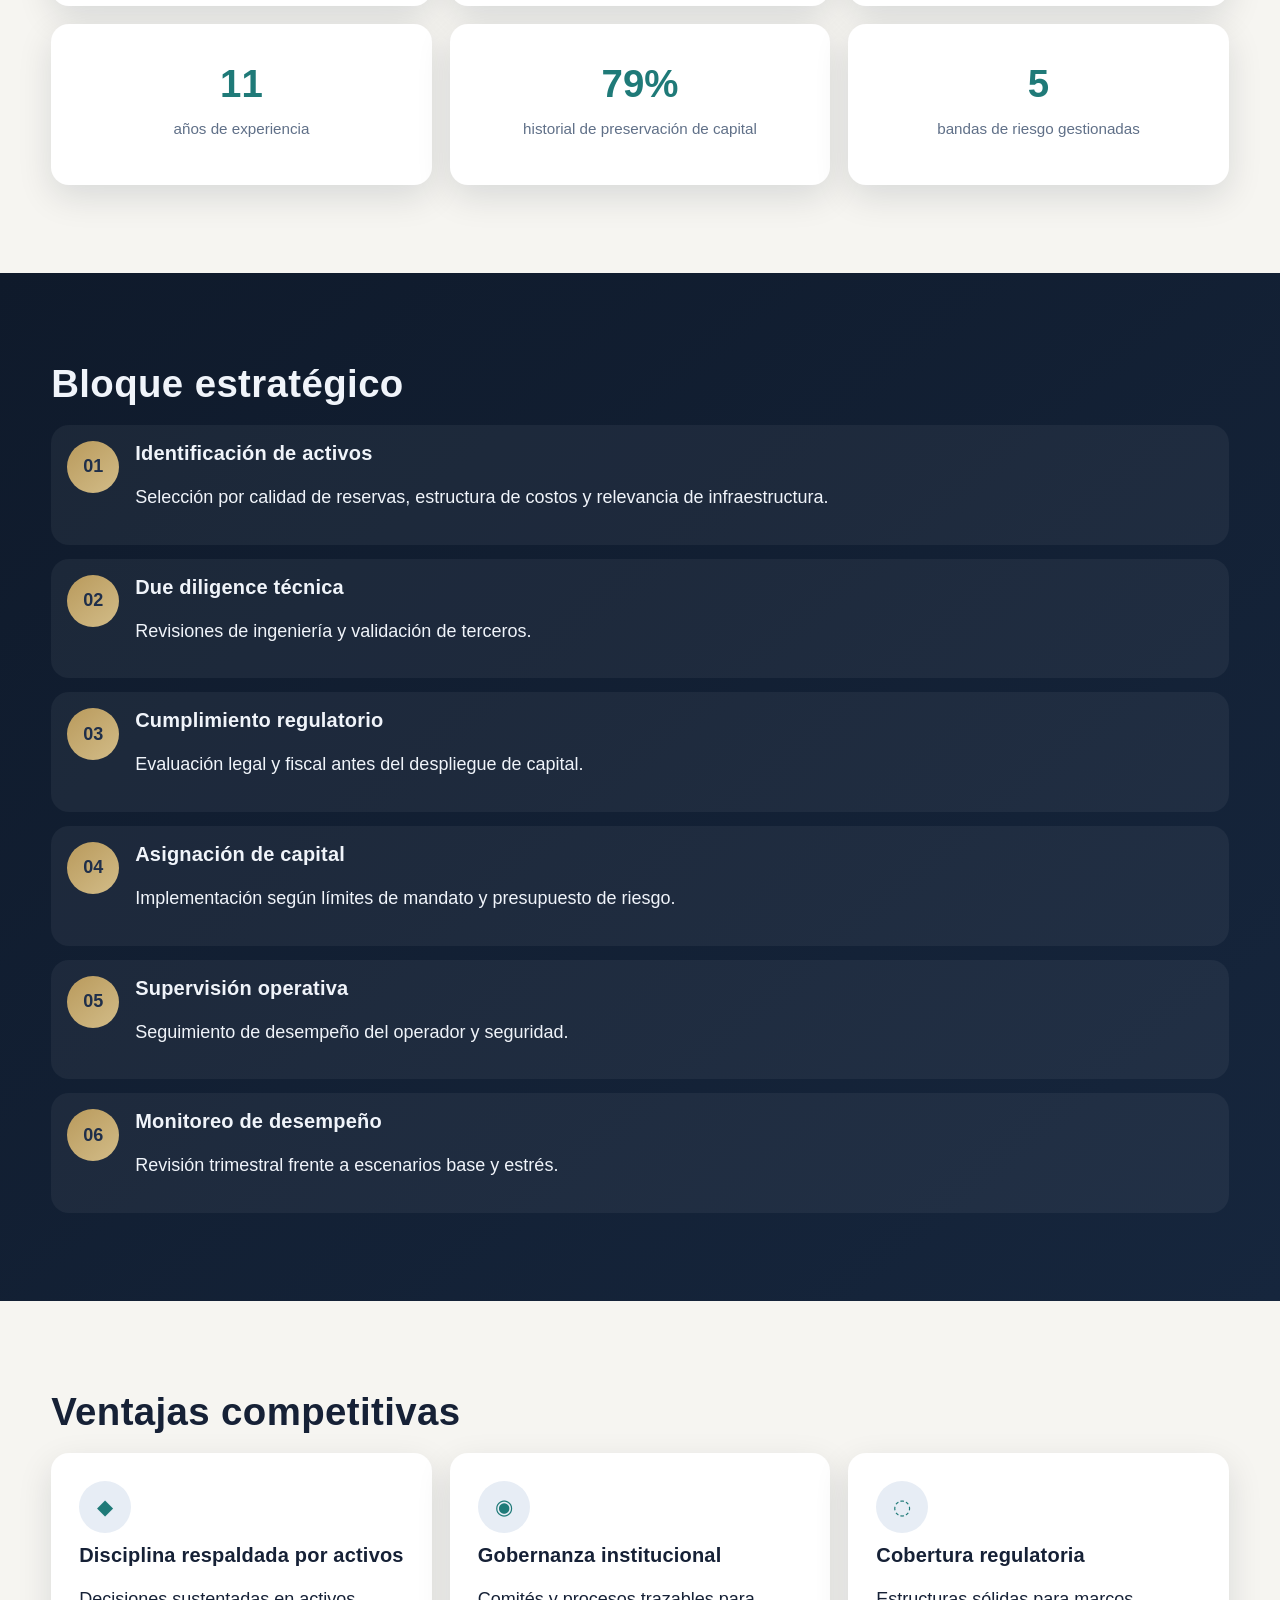
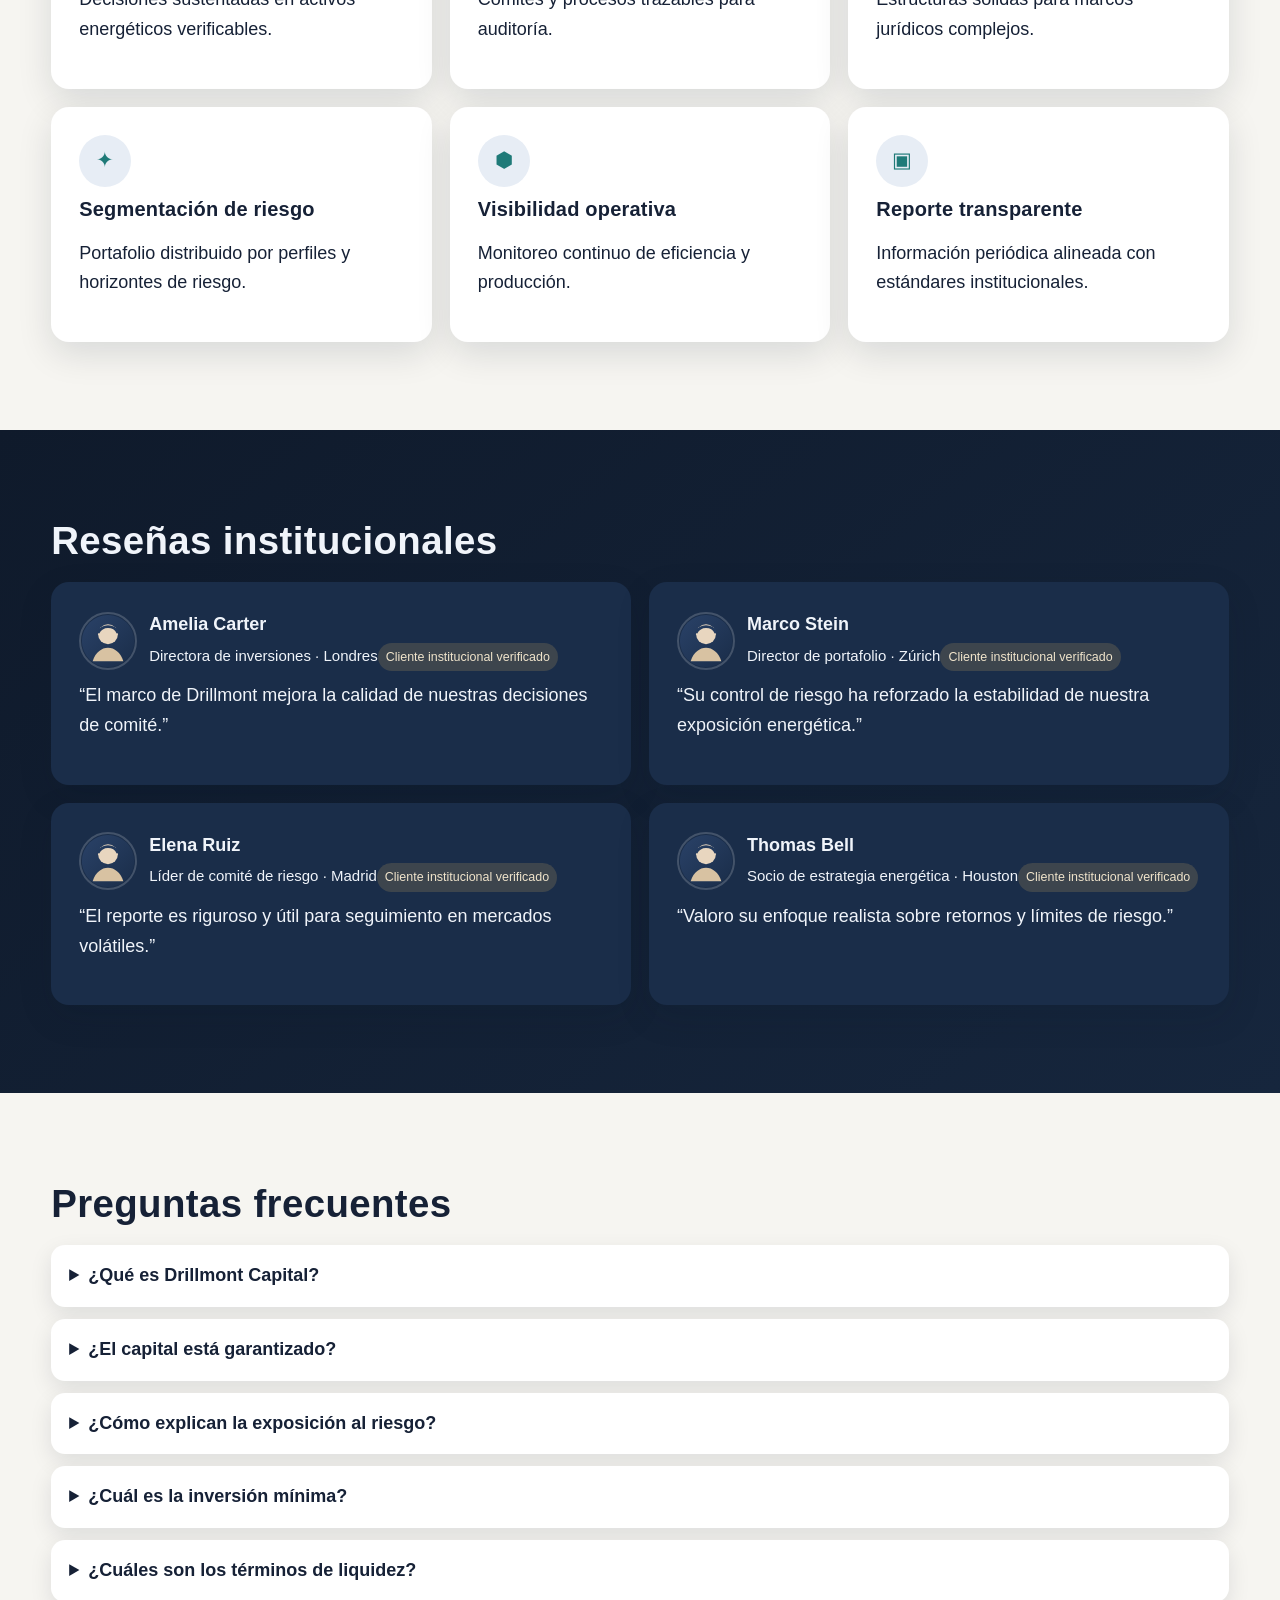
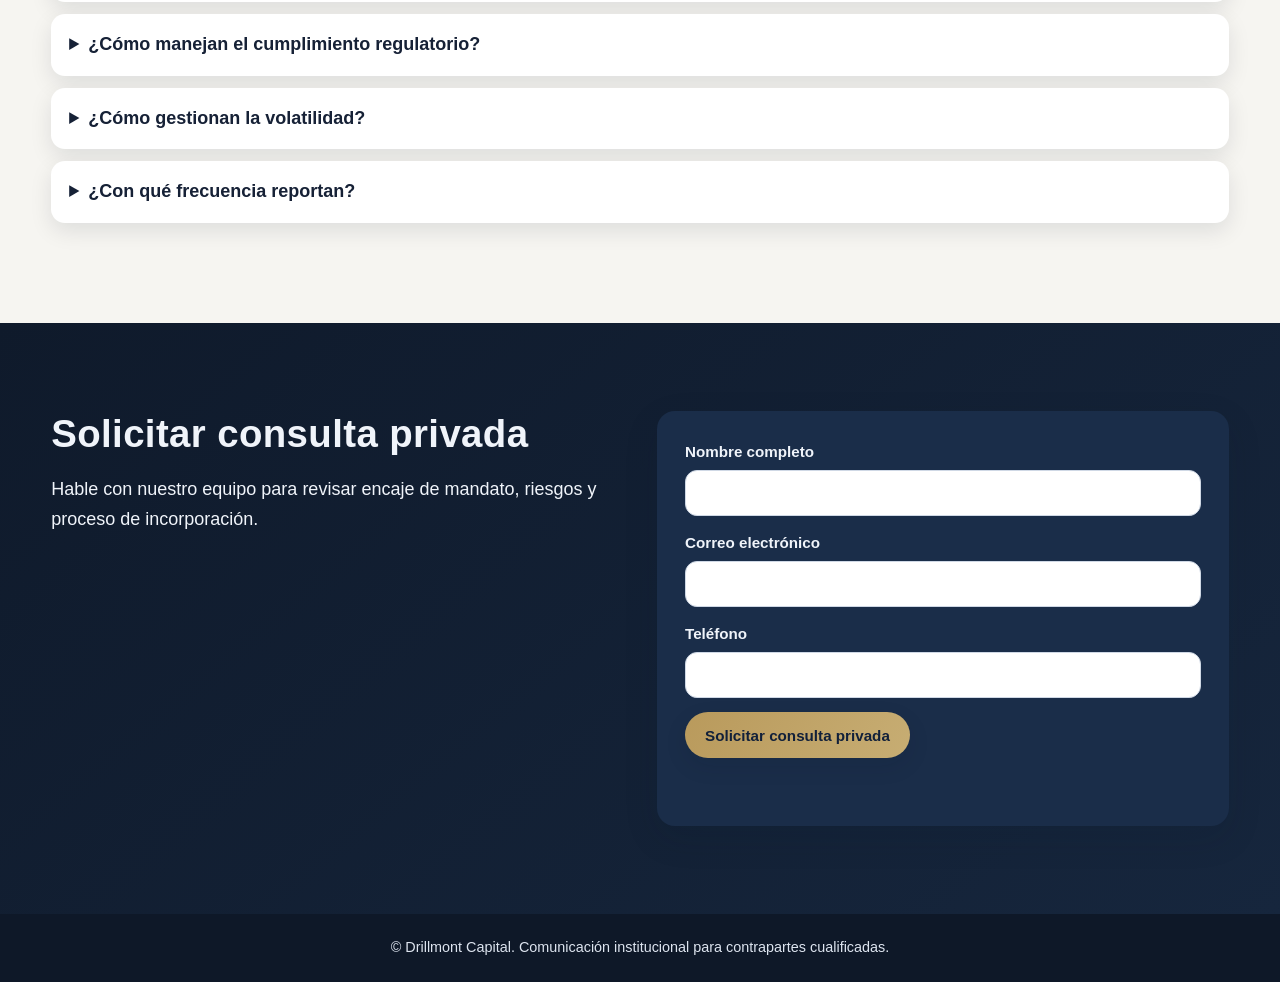
<file: es/index.html>
<!doctype html><html lang="es"><head><meta charset="UTF-8"><meta name="viewport" content="width=device-width, initial-scale=1.0"><title>Drillmont Capital | Inversión en Petróleo y Gas e Infraestructura Energética</title><meta name="description" content="Drillmont Capital ofrece estrategia institucional de inversión en petróleo y gas con control de riesgo, exposición a infraestructura energética y gobernanza transparente."><link rel="icon" type="image/svg+xml" href="../assets/favicon.svg"><link rel="stylesheet" href="../assets/styles.css"></head><body>
<header class="site-header"><div class="container header-inner"><a class="logo" href="../index.html">Drillmont <span>Capital</span></a><nav class="nav-links"><a href="#about">Nosotros</a><a href="#strategy">Estrategia</a><a href="#advantages">Ventajas</a><a href="#metrics">Métricas</a><a href="#reviews">Reseñas</a><a href="#faq">FAQ</a><a href="#contact">Contacto</a></nav><div class="header-actions"><div class="lang-dropdown"><button class="lang-toggle" type="button">Idioma</button><div class="lang-menu"><a href="../index.html">English</a><a href="../de/index.html">Deutsch</a><a href="../fr/index.html">Français</a><a href="../es/index.html">Español</a><a href="../it/index.html">Italiano</a></div></div><a class="btn btn-primary" href="#contact">Solicitar consulta</a></div><button class="burger" data-menu-toggle>☰</button></div></header>
<div class="drawer-backdrop"></div><aside class="mobile-drawer"><button class="close-btn" data-menu-close>Cerrar</button><nav><a href="#about">Nosotros</a><a href="#strategy">Estrategia</a><a href="#advantages">Ventajas</a><a href="#metrics">Métricas</a><a href="#reviews">Reseñas</a><a href="#faq">FAQ</a><a href="#contact">Contacto</a></nav><div class="lang-menu" style="position:static;opacity:1;pointer-events:auto;transform:none;width:auto;"><a href="../index.html">English</a><a href="../de/index.html">Deutsch</a><a href="../fr/index.html">Français</a><a href="../es/index.html">Español</a><a href="../it/index.html">Italiano</a></div><p><a class="btn btn-primary" href="#contact">Solicitar consulta</a></p></aside>
<main><section class="section section-light"><div class="container hero-grid"><div><h1>Inversión institucional en Petróleo y Gas para infraestructura energética resiliente</h1><p>Drillmont Capital estructura asignaciones de largo plazo en infraestructura energética para instituciones que buscan exposición disciplinada y preservación de capital.</p><ul class="trust-list"><li>Revisión técnica independiente y validación de reservas.</li><li>Gobierno de cumplimiento en múltiples jurisdicciones.</li><li>Prioridad en control de riesgo y continuidad operativa.</li></ul></div><div class="card"><h2>Contacto para inversionistas</h2><form class="contact-form" data-submit-message="Envío de demostración deshabilitado."><div class="form-group"><label for="n1">Nombre completo</label><input id="n1" required></div><div class="form-group"><label for="e1">Correo electrónico</label><input id="e1" type="email" required></div><div class="form-group"><label for="p1">Número de teléfono</label><input id="p1" type="tel" required></div><button class="btn btn-primary" type="submit">Enviar solicitud</button><p><a href="#" data-open-privacy>Política de privacidad</a></p><div class="notice"></div></form></div></div></section>
<section id="about" class="section section-dark"><div class="container two-col"><div><h2>Visión general de la firma</h2><p>Drillmont Capital es una firma estratégica de inversión en petróleo y gas centrada en activos energéticos respaldados por infraestructura. Nuestro mandato combina diligencia técnica, análisis de flujo de caja y gobernanza institucional.</p><p>La preservación del capital se apoya en diversificación por cuenca, evaluación de operadores y pruebas de estrés ante variaciones de precios y riesgos geopolíticos.</p></div><div><p>Cada inversión sigue un proceso documentado de due diligence en ingeniería, legal, ambiental y finanzas. El monitoreo posterior verifica desempeño operativo y disciplina de reporte.</p><p>El resultado es un marco confiable para instituciones que requieren transparencia, rigor y horizonte de largo plazo.</p></div></div></section>
<section id="metrics" class="section section-light"><div class="container"><h2>Estadísticas visuales</h2><div class="stats-grid"><div class="card stat-item"><div class="stat-number" data-prefix="$" data-value="24" data-suffix="B+">$0</div><p class="stat-label">en evaluación de activos energéticos</p></div><div class="card stat-item"><div class="stat-number" data-value="120" data-suffix="+">0</div><p class="stat-label">alianzas activas en campo</p></div><div class="card stat-item"><div class="stat-number" data-value="18">0</div><p class="stat-label">jurisdicciones cubiertas</p></div><div class="card stat-item"><div class="stat-number" data-value="14">0</div><p class="stat-label">años de experiencia</p></div><div class="card stat-item"><div class="stat-number" data-value="94" data-suffix="%">0</div><p class="stat-label">historial de preservación de capital</p></div><div class="card stat-item"><div class="stat-number" data-value="6">0</div><p class="stat-label">bandas de riesgo gestionadas</p></div></div></div></section>
<section id="strategy" class="section section-dark"><div class="container"><h2>Bloque estratégico</h2><div class="timeline"><article class="step"><div class="step-index">01</div><div><h3>Identificación de activos</h3><p>Selección por calidad de reservas, estructura de costos y relevancia de infraestructura.</p></div></article><article class="step"><div class="step-index">02</div><div><h3>Due diligence técnica</h3><p>Revisiones de ingeniería y validación de terceros.</p></div></article><article class="step"><div class="step-index">03</div><div><h3>Cumplimiento regulatorio</h3><p>Evaluación legal y fiscal antes del despliegue de capital.</p></div></article><article class="step"><div class="step-index">04</div><div><h3>Asignación de capital</h3><p>Implementación según límites de mandato y presupuesto de riesgo.</p></div></article><article class="step"><div class="step-index">05</div><div><h3>Supervisión operativa</h3><p>Seguimiento de desempeño del operador y seguridad.</p></div></article><article class="step"><div class="step-index">06</div><div><h3>Monitoreo de desempeño</h3><p>Revisión trimestral frente a escenarios base y estrés.</p></div></article></div></div></section>
<section id="advantages" class="section section-light"><div class="container"><h2>Ventajas competitivas</h2><div class="adv-grid"><article class="card"><div class="icon-circle">◆</div><h3>Disciplina respaldada por activos</h3><p>Decisiones sustentadas en activos energéticos verificables.</p></article><article class="card"><div class="icon-circle">◉</div><h3>Gobernanza institucional</h3><p>Comités y procesos trazables para auditoría.</p></article><article class="card"><div class="icon-circle">◌</div><h3>Cobertura regulatoria</h3><p>Estructuras sólidas para marcos jurídicos complejos.</p></article><article class="card"><div class="icon-circle">✦</div><h3>Segmentación de riesgo</h3><p>Portafolio distribuido por perfiles y horizontes de riesgo.</p></article><article class="card"><div class="icon-circle">⬢</div><h3>Visibilidad operativa</h3><p>Monitoreo continuo de eficiencia y producción.</p></article><article class="card"><div class="icon-circle">▣</div><h3>Reporte transparente</h3><p>Información periódica alineada con estándares institucionales.</p></article></div></div></section>
<section id="reviews" class="section section-dark"><div class="container"><h2>Reseñas institucionales</h2><div class="reviews-grid"><article class="card"><div class="review-head"><img src="../assets/avatars/avatar-1.svg" alt="Amelia"><div><strong>Amelia Carter</strong><br><small>Directora de inversiones · Londres</small><div class="badge">Cliente institucional verificado</div></div></div><p>“El marco de Drillmont mejora la calidad de nuestras decisiones de comité.”</p></article><article class="card"><div class="review-head"><img src="../assets/avatars/avatar-2.svg" alt="Marco"><div><strong>Marco Stein</strong><br><small>Director de portafolio · Zúrich</small><div class="badge">Cliente institucional verificado</div></div></div><p>“Su control de riesgo ha reforzado la estabilidad de nuestra exposición energética.”</p></article><article class="card"><div class="review-head"><img src="../assets/avatars/avatar-3.svg" alt="Elena"><div><strong>Elena Ruiz</strong><br><small>Líder de comité de riesgo · Madrid</small><div class="badge">Cliente institucional verificado</div></div></div><p>“El reporte es riguroso y útil para seguimiento en mercados volátiles.”</p></article><article class="card"><div class="review-head"><img src="../assets/avatars/avatar-4.svg" alt="Thomas"><div><strong>Thomas Bell</strong><br><small>Socio de estrategia energética · Houston</small><div class="badge">Cliente institucional verificado</div></div></div><p>“Valoro su enfoque realista sobre retornos y límites de riesgo.”</p></article></div></div></section>
<section id="faq" class="section section-light"><div class="container faq-list"><h2>Preguntas frecuentes</h2><details><summary>¿Qué es Drillmont Capital?</summary><p>Firma institucional especializada en inversión estratégica de petróleo y gas.</p></details><details><summary>¿El capital está garantizado?</summary><p>No. Existen riesgos de mercado, operativos y regulatorios.</p></details><details><summary>¿Cómo explican la exposición al riesgo?</summary><p>Con evaluación técnica, calidad del operador, regulación y pruebas de estrés.</p></details><details><summary>¿Cuál es la inversión mínima?</summary><p>Depende del mandato, jurisdicción y análisis de idoneidad.</p></details><details><summary>¿Cuáles son los términos de liquidez?</summary><p>Los activos de infraestructura suelen requerir horizontes de medio y largo plazo.</p></details><details><summary>¿Cómo manejan el cumplimiento regulatorio?</summary><p>Aplicamos AML/KYC, revisión legal y controles fiscales por jurisdicción.</p></details><details><summary>¿Cómo gestionan la volatilidad?</summary><p>Con diversificación, criterios prudentes y supervisión activa.</p></details><details><summary>¿Con qué frecuencia reportan?</summary><p>Normalmente de forma trimestral con actualizaciones por eventos relevantes.</p></details></div></section>
<section id="contact" class="section section-dark"><div class="container two-col"><div><h2>Solicitar consulta privada</h2><p>Hable con nuestro equipo para revisar encaje de mandato, riesgos y proceso de incorporación.</p></div><div class="card"><form class="contact-form" data-submit-message="Envío de demostración deshabilitado."><div class="form-group"><label for="n2">Nombre completo</label><input id="n2" required></div><div class="form-group"><label for="e2">Correo electrónico</label><input id="e2" type="email" required></div><div class="form-group"><label for="p2">Teléfono</label><input id="p2" type="tel" required></div><button class="btn btn-primary" type="submit">Solicitar consulta privada</button><div class="notice"></div></form></div></div></section></main>
<footer class="site-footer"><div class="container">© Drillmont Capital. Comunicación institucional para contrapartes cualificadas.</div></footer>
<div class="modal" id="privacy-modal"><div class="modal-panel"><div class="modal-top"><h2>Política de privacidad y divulgación de riesgos</h2><button class="close-btn" data-close-privacy>X</button></div><h3>Introducción</h3><p>Esta política describe cómo tratamos datos personales en comunicaciones de inversión en petróleo y gas.</p><h3>Definiciones</h3><p>Dato personal es toda información que identifica a una persona; tratamiento incluye recopilación, uso, almacenamiento, transferencia y eliminación.</p><h3>Recopilación y finalidad</h3><p>Recabamos datos de contacto y onboarding para responder consultas, evaluar idoneidad y cumplir obligaciones regulatorias.</p><h3>Base legal</h3><p>Interés legítimo, necesidad contractual, obligación legal y consentimiento cuando aplique.</p><h3>Cookies y analítica</h3><p>Podemos usar tecnologías esenciales y analíticas para seguridad, rendimiento y mejora de experiencia.</p><h3>Compartición y procesadores</h3><p>Los datos pueden compartirse con proveedores regulados y asesores bajo confidencialidad.</p><h3>Plazos de conservación</h3><p>Conservamos datos solo durante el tiempo necesario por razones legales y operativas.</p><h3>Seguridad</h3><p>Aplicamos medidas técnicas y organizativas, controles de acceso y protocolos de incidentes.</p><h3>Derechos del usuario</h3><p>Puede solicitar acceso, rectificación, eliminación, limitación, oposición y portabilidad según su jurisdicción.</p><h3>Transferencias internacionales</h3><p>Aplicamos mecanismos contractuales para transferencias transfronterizas de datos.</p><h3>Riesgo específico petróleo y gas</h3><p>Existe volatilidad, riesgo de precio de materias primas, riesgo geopolítico y ausencia de rendimientos garantizados. Puede haber pérdida de capital.</p><p><button class="btn btn-secondary" data-close-privacy>Cerrar</button></p></div></div>
<script src="../assets/main.js"></script></body></html>
</file>
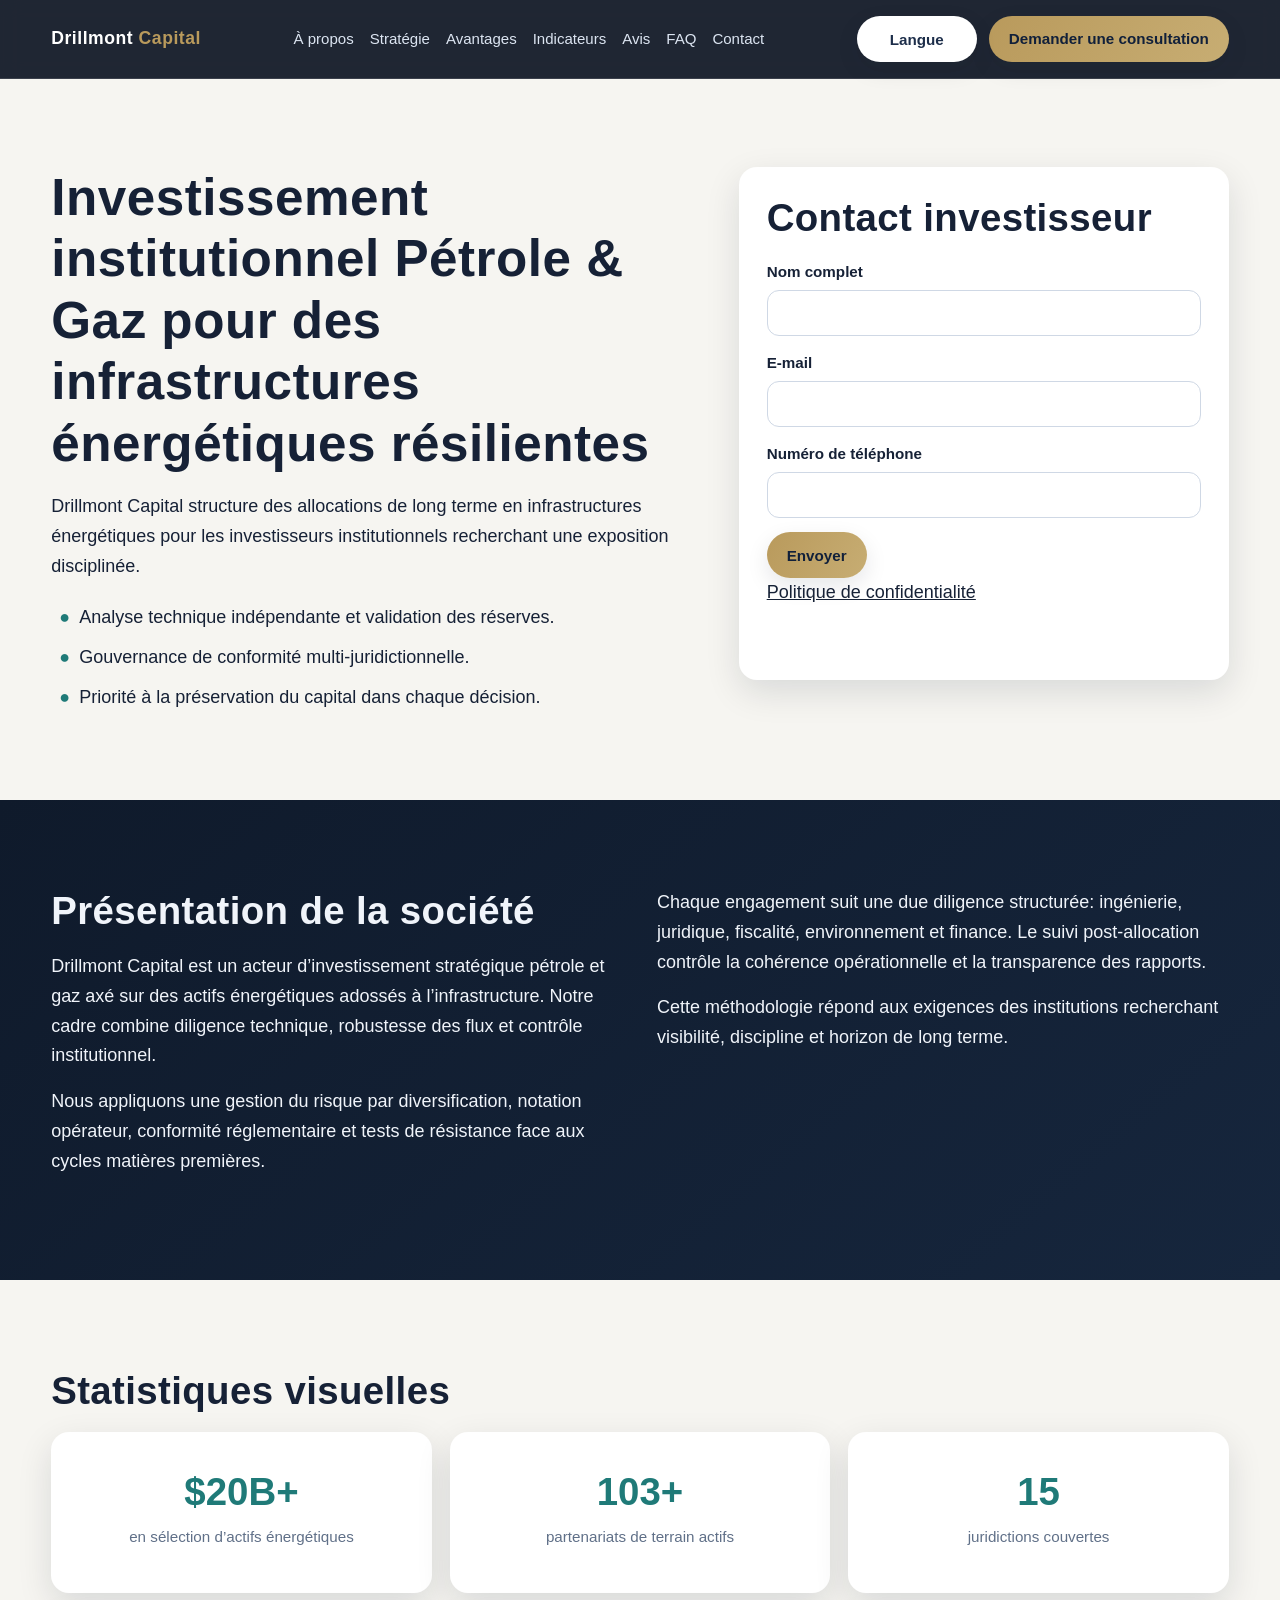
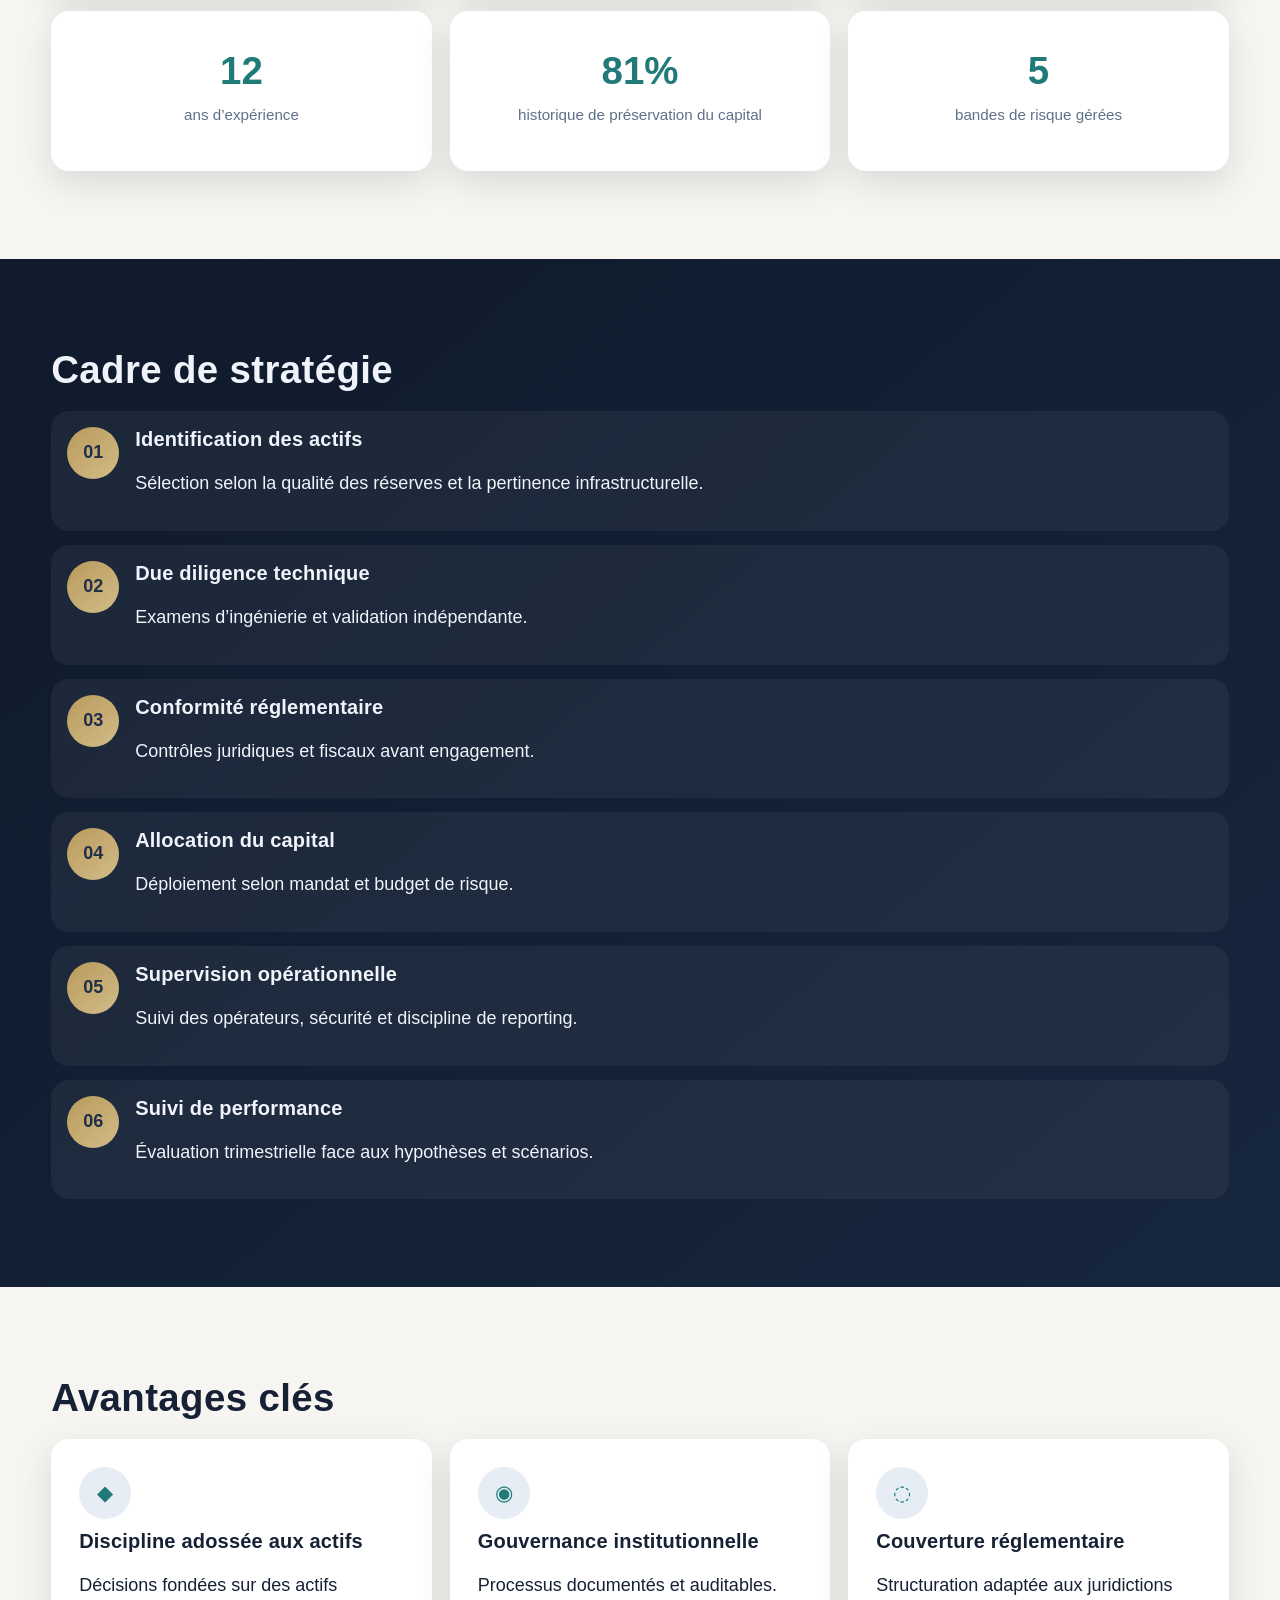
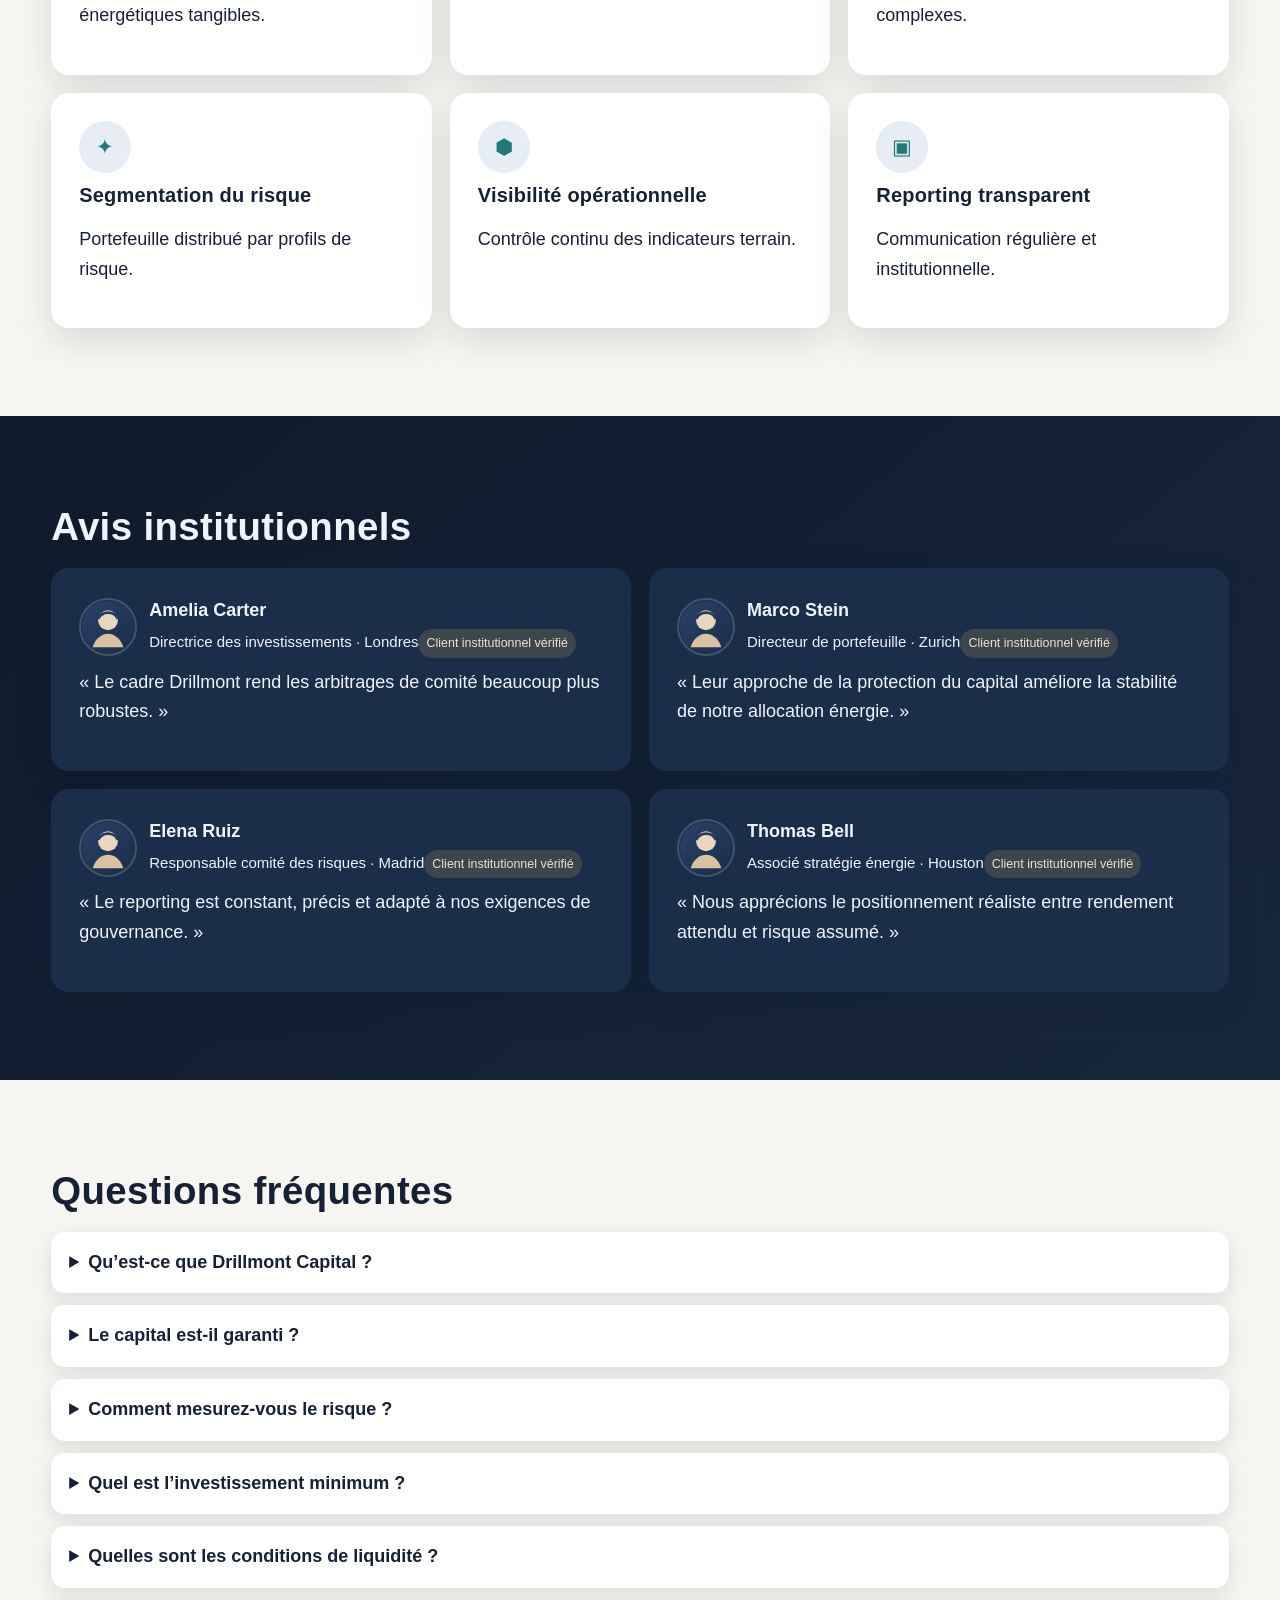
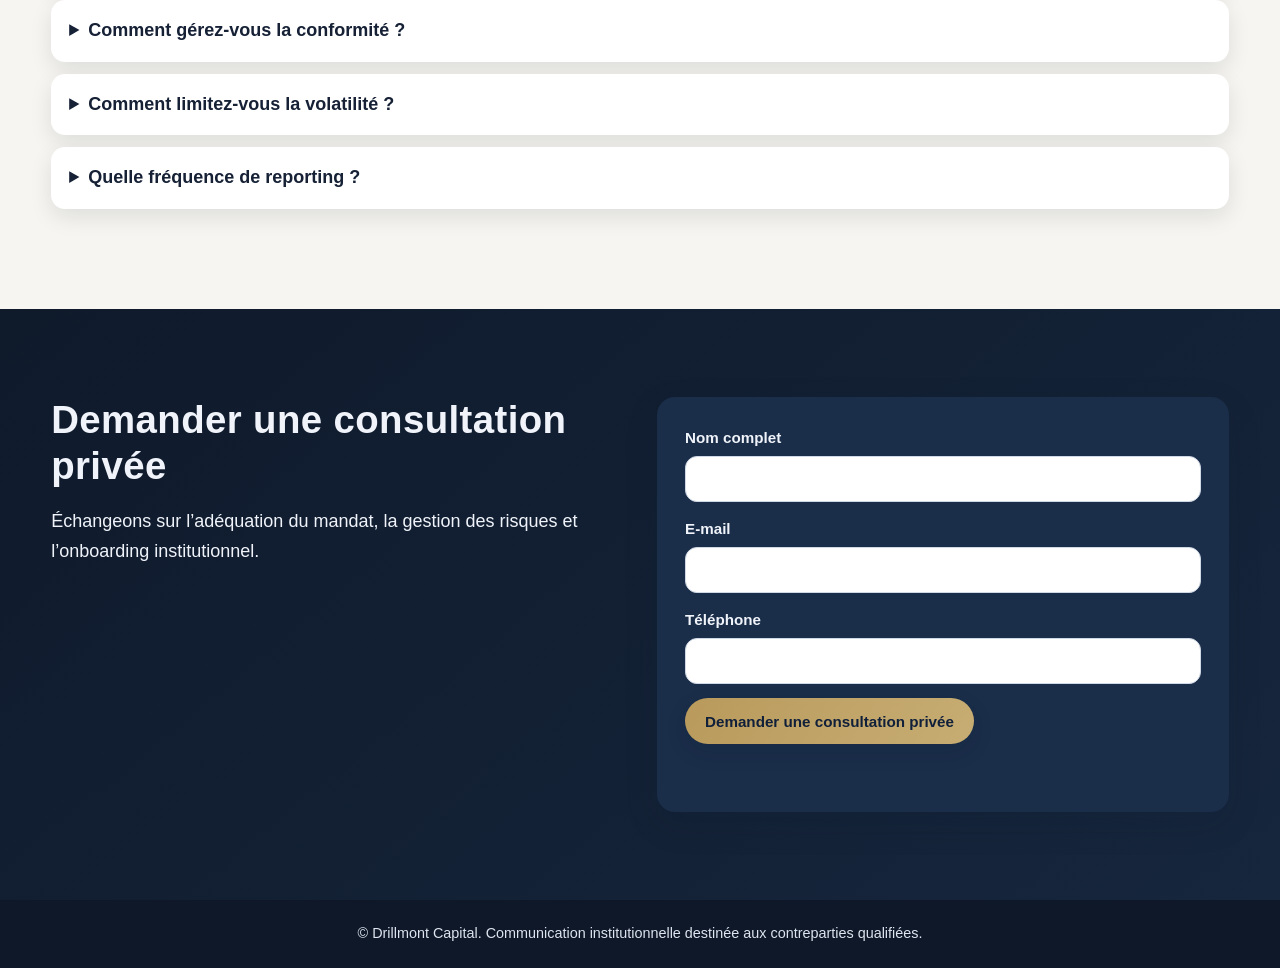
<file: fr/index.html>
<!doctype html><html lang="fr"><head><meta charset="UTF-8"><meta name="viewport" content="width=device-width, initial-scale=1.0"><title>Drillmont Capital | Investissement Pétrole & Gaz et Infrastructures Énergétiques</title><meta name="description" content="Drillmont Capital propose une stratégie institutionnelle d’investissement pétrole et gaz avec contrôle du risque, exposition infrastructurelle et gouvernance transparente."><link rel="icon" type="image/svg+xml" href="../assets/favicon.svg"><link rel="stylesheet" href="../assets/styles.css"></head><body>
<header class="site-header"><div class="container header-inner"><a class="logo" href="../index.html">Drillmont <span>Capital</span></a><nav class="nav-links"><a href="#about">À propos</a><a href="#strategy">Stratégie</a><a href="#advantages">Avantages</a><a href="#metrics">Indicateurs</a><a href="#reviews">Avis</a><a href="#faq">FAQ</a><a href="#contact">Contact</a></nav><div class="header-actions"><div class="lang-dropdown"><button class="lang-toggle" type="button">Langue</button><div class="lang-menu"><a href="../index.html">English</a><a href="../de/index.html">Deutsch</a><a href="../fr/index.html">Français</a><a href="../es/index.html">Español</a><a href="../it/index.html">Italiano</a></div></div><a class="btn btn-primary" href="#contact">Demander une consultation</a></div><button class="burger" data-menu-toggle>☰</button></div></header>
<div class="drawer-backdrop"></div><aside class="mobile-drawer"><button class="close-btn" data-menu-close>Fermer</button><nav><a href="#about">À propos</a><a href="#strategy">Stratégie</a><a href="#advantages">Avantages</a><a href="#metrics">Indicateurs</a><a href="#reviews">Avis</a><a href="#faq">FAQ</a><a href="#contact">Contact</a></nav><div class="lang-menu" style="position:static;opacity:1;pointer-events:auto;transform:none;width:auto;"><a href="../index.html">English</a><a href="../de/index.html">Deutsch</a><a href="../fr/index.html">Français</a><a href="../es/index.html">Español</a><a href="../it/index.html">Italiano</a></div><p><a class="btn btn-primary" href="#contact">Demander une consultation</a></p></aside>
<main><section class="section section-light"><div class="container hero-grid"><div><h1>Investissement institutionnel Pétrole & Gaz pour des infrastructures énergétiques résilientes</h1><p>Drillmont Capital structure des allocations de long terme en infrastructures énergétiques pour les investisseurs institutionnels recherchant une exposition disciplinée.</p><ul class="trust-list"><li>Analyse technique indépendante et validation des réserves.</li><li>Gouvernance de conformité multi-juridictionnelle.</li><li>Priorité à la préservation du capital dans chaque décision.</li></ul></div><div class="card"><h2>Contact investisseur</h2><form class="contact-form" data-submit-message="Envoi de démonstration désactivé."><div class="form-group"><label for="n1">Nom complet</label><input id="n1" required></div><div class="form-group"><label for="e1">E-mail</label><input id="e1" type="email" required></div><div class="form-group"><label for="p1">Numéro de téléphone</label><input id="p1" type="tel" required></div><button class="btn btn-primary" type="submit">Envoyer</button><p><a href="#" data-open-privacy>Politique de confidentialité</a></p><div class="notice"></div></form></div></div></section>
<section id="about" class="section section-dark"><div class="container two-col"><div><h2>Présentation de la société</h2><p>Drillmont Capital est un acteur d’investissement stratégique pétrole et gaz axé sur des actifs énergétiques adossés à l’infrastructure. Notre cadre combine diligence technique, robustesse des flux et contrôle institutionnel.</p><p>Nous appliquons une gestion du risque par diversification, notation opérateur, conformité réglementaire et tests de résistance face aux cycles matières premières.</p></div><div><p>Chaque engagement suit une due diligence structurée: ingénierie, juridique, fiscalité, environnement et finance. Le suivi post-allocation contrôle la cohérence opérationnelle et la transparence des rapports.</p><p>Cette méthodologie répond aux exigences des institutions recherchant visibilité, discipline et horizon de long terme.</p></div></div></section>
<section id="metrics" class="section section-light"><div class="container"><h2>Statistiques visuelles</h2><div class="stats-grid"><div class="card stat-item"><div class="stat-number" data-prefix="$" data-value="24" data-suffix="B+">$0</div><p class="stat-label">en sélection d’actifs énergétiques</p></div><div class="card stat-item"><div class="stat-number" data-value="120" data-suffix="+">0</div><p class="stat-label">partenariats de terrain actifs</p></div><div class="card stat-item"><div class="stat-number" data-value="18">0</div><p class="stat-label">juridictions couvertes</p></div><div class="card stat-item"><div class="stat-number" data-value="14">0</div><p class="stat-label">ans d’expérience</p></div><div class="card stat-item"><div class="stat-number" data-value="94" data-suffix="%">0</div><p class="stat-label">historique de préservation du capital</p></div><div class="card stat-item"><div class="stat-number" data-value="6">0</div><p class="stat-label">bandes de risque gérées</p></div></div></div></section>
<section id="strategy" class="section section-dark"><div class="container"><h2>Cadre de stratégie</h2><div class="timeline"><article class="step"><div class="step-index">01</div><div><h3>Identification des actifs</h3><p>Sélection selon la qualité des réserves et la pertinence infrastructurelle.</p></div></article><article class="step"><div class="step-index">02</div><div><h3>Due diligence technique</h3><p>Examens d’ingénierie et validation indépendante.</p></div></article><article class="step"><div class="step-index">03</div><div><h3>Conformité réglementaire</h3><p>Contrôles juridiques et fiscaux avant engagement.</p></div></article><article class="step"><div class="step-index">04</div><div><h3>Allocation du capital</h3><p>Déploiement selon mandat et budget de risque.</p></div></article><article class="step"><div class="step-index">05</div><div><h3>Supervision opérationnelle</h3><p>Suivi des opérateurs, sécurité et discipline de reporting.</p></div></article><article class="step"><div class="step-index">06</div><div><h3>Suivi de performance</h3><p>Évaluation trimestrielle face aux hypothèses et scénarios.</p></div></article></div></div></section>
<section id="advantages" class="section section-light"><div class="container"><h2>Avantages clés</h2><div class="adv-grid"><article class="card"><div class="icon-circle">◆</div><h3>Discipline adossée aux actifs</h3><p>Décisions fondées sur des actifs énergétiques tangibles.</p></article><article class="card"><div class="icon-circle">◉</div><h3>Gouvernance institutionnelle</h3><p>Processus documentés et auditables.</p></article><article class="card"><div class="icon-circle">◌</div><h3>Couverture réglementaire</h3><p>Structuration adaptée aux juridictions complexes.</p></article><article class="card"><div class="icon-circle">✦</div><h3>Segmentation du risque</h3><p>Portefeuille distribué par profils de risque.</p></article><article class="card"><div class="icon-circle">⬢</div><h3>Visibilité opérationnelle</h3><p>Contrôle continu des indicateurs terrain.</p></article><article class="card"><div class="icon-circle">▣</div><h3>Reporting transparent</h3><p>Communication régulière et institutionnelle.</p></article></div></div></section>
<section id="reviews" class="section section-dark"><div class="container"><h2>Avis institutionnels</h2><div class="reviews-grid"><article class="card"><div class="review-head"><img src="../assets/avatars/avatar-1.svg" alt="Amelia"><div><strong>Amelia Carter</strong><br><small>Directrice des investissements · Londres</small><div class="badge">Client institutionnel vérifié</div></div></div><p>« Le cadre Drillmont rend les arbitrages de comité beaucoup plus robustes. »</p></article><article class="card"><div class="review-head"><img src="../assets/avatars/avatar-2.svg" alt="Marco"><div><strong>Marco Stein</strong><br><small>Directeur de portefeuille · Zurich</small><div class="badge">Client institutionnel vérifié</div></div></div><p>« Leur approche de la protection du capital améliore la stabilité de notre allocation énergie. »</p></article><article class="card"><div class="review-head"><img src="../assets/avatars/avatar-3.svg" alt="Elena"><div><strong>Elena Ruiz</strong><br><small>Responsable comité des risques · Madrid</small><div class="badge">Client institutionnel vérifié</div></div></div><p>« Le reporting est constant, précis et adapté à nos exigences de gouvernance. »</p></article><article class="card"><div class="review-head"><img src="../assets/avatars/avatar-4.svg" alt="Thomas"><div><strong>Thomas Bell</strong><br><small>Associé stratégie énergie · Houston</small><div class="badge">Client institutionnel vérifié</div></div></div><p>« Nous apprécions le positionnement réaliste entre rendement attendu et risque assumé. »</p></article></div></div></section>
<section id="faq" class="section section-light"><div class="container faq-list"><h2>Questions fréquentes</h2><details><summary>Qu’est-ce que Drillmont Capital ?</summary><p>Une société d’investissement institutionnel centrée sur la stratégie pétrole et gaz.</p></details><details><summary>Le capital est-il garanti ?</summary><p>Non, aucune garantie de rendement ni de principal n’est possible.</p></details><details><summary>Comment mesurez-vous le risque ?</summary><p>Par analyse technique, qualité opérateur, conformité et stress tests.</p></details><details><summary>Quel est l’investissement minimum ?</summary><p>Il dépend du mandat, du cadre juridique et de l’évaluation d’adéquation.</p></details><details><summary>Quelles sont les conditions de liquidité ?</summary><p>Les actifs d’infrastructure impliquent souvent un horizon moyen à long terme.</p></details><details><summary>Comment gérez-vous la conformité ?</summary><p>Contrôles AML/KYC, examen juridique, fiscalité et obligations locales.</p></details><details><summary>Comment limitez-vous la volatilité ?</summary><p>Diversification, underwriting prudent et suivi actif des expositions.</p></details><details><summary>Quelle fréquence de reporting ?</summary><p>Reporting trimestriel avec mises à jour ad hoc en cas d’événement significatif.</p></details></div></section>
<section id="contact" class="section section-dark"><div class="container two-col"><div><h2>Demander une consultation privée</h2><p>Échangeons sur l’adéquation du mandat, la gestion des risques et l’onboarding institutionnel.</p></div><div class="card"><form class="contact-form" data-submit-message="Envoi de démonstration désactivé."><div class="form-group"><label for="n2">Nom complet</label><input id="n2" required></div><div class="form-group"><label for="e2">E-mail</label><input id="e2" type="email" required></div><div class="form-group"><label for="p2">Téléphone</label><input id="p2" type="tel" required></div><button class="btn btn-primary" type="submit">Demander une consultation privée</button><div class="notice"></div></form></div></div></section></main>
<footer class="site-footer"><div class="container">© Drillmont Capital. Communication institutionnelle destinée aux contreparties qualifiées.</div></footer>
<div class="modal" id="privacy-modal"><div class="modal-panel"><div class="modal-top"><h2>Politique de confidentialité et avertissement de risque</h2><button class="close-btn" data-close-privacy>X</button></div><h3>Introduction</h3><p>Cette politique décrit le traitement des données personnelles dans le cadre des échanges d’investissement pétrole et gaz.</p><h3>Définitions</h3><p>Les données personnelles identifient une personne; le traitement inclut collecte, utilisation, conservation, transfert et suppression.</p><h3>Collecte et finalité</h3><p>Nous collectons les coordonnées et informations d’onboarding afin de répondre aux demandes, vérifier l’adéquation et respecter les obligations réglementaires.</p><h3>Base légale</h3><p>Intérêt légitime, nécessité contractuelle, obligations légales et consentement selon le droit applicable.</p><h3>Cookies et analytique</h3><p>Le site peut utiliser des technologies essentielles et analytiques pour sécurité, performance et amélioration d’usage.</p><h3>Partage et sous-traitants</h3><p>Les données peuvent être partagées avec des prestataires réglementés, conseillers juridiques et fournisseurs technologiques sous obligations de confidentialité.</p><h3>Durée de conservation</h3><p>Conservation limitée aux besoins légaux et opérationnels.</p><h3>Sécurité</h3><p>Mesures techniques et organisationnelles, contrôles d’accès et procédures de réponse aux incidents.</p><h3>Droits des utilisateurs</h3><p>Selon la juridiction: accès, rectification, effacement, limitation, opposition et portabilité.</p><h3>Transferts internationaux</h3><p>Des mécanismes juridiques appropriés protègent les transferts transfrontaliers.</p><h3>Avertissement spécifique pétrole & gaz</h3><p>Volatilité, risque de prix des matières premières, risques géopolitiques et absence de garantie de rendement peuvent entraîner une perte en capital.</p><p><button class="btn btn-secondary" data-close-privacy>Fermer</button></p></div></div>
<script src="../assets/main.js"></script></body></html>
</file>
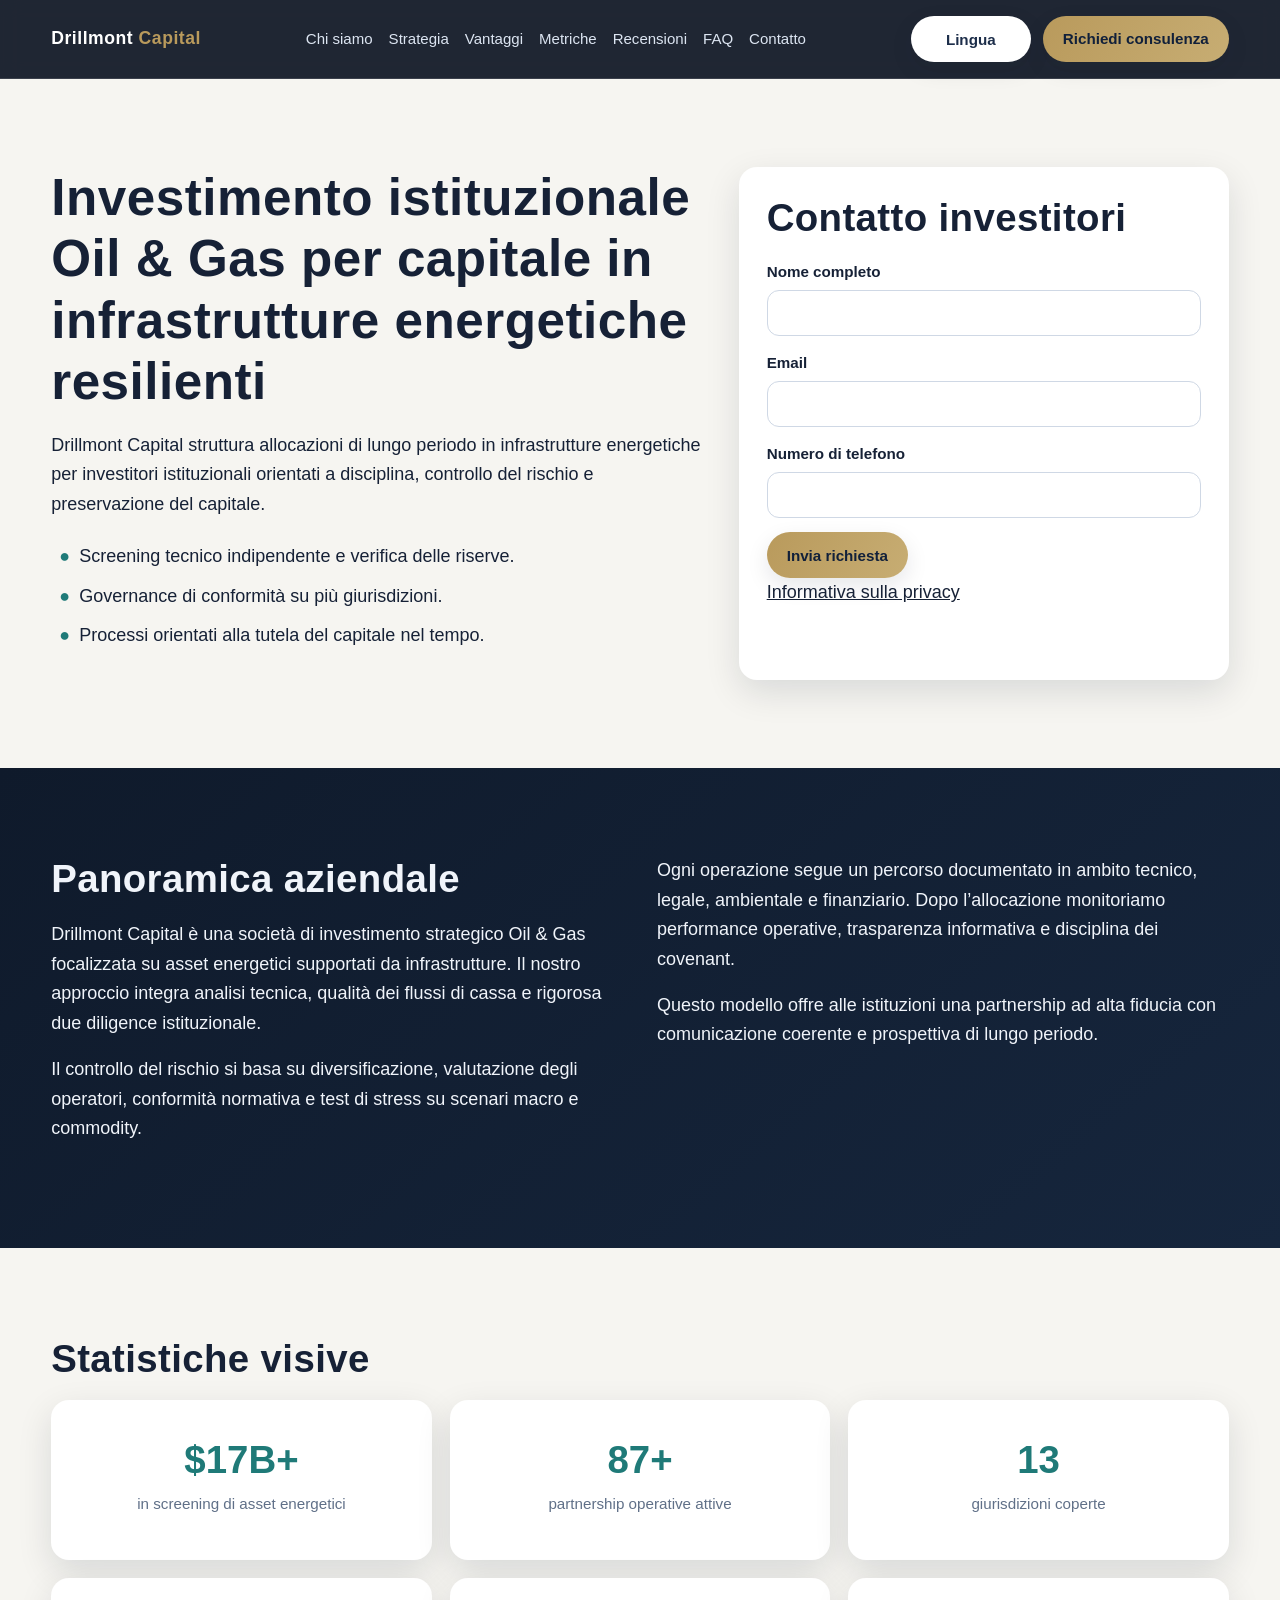
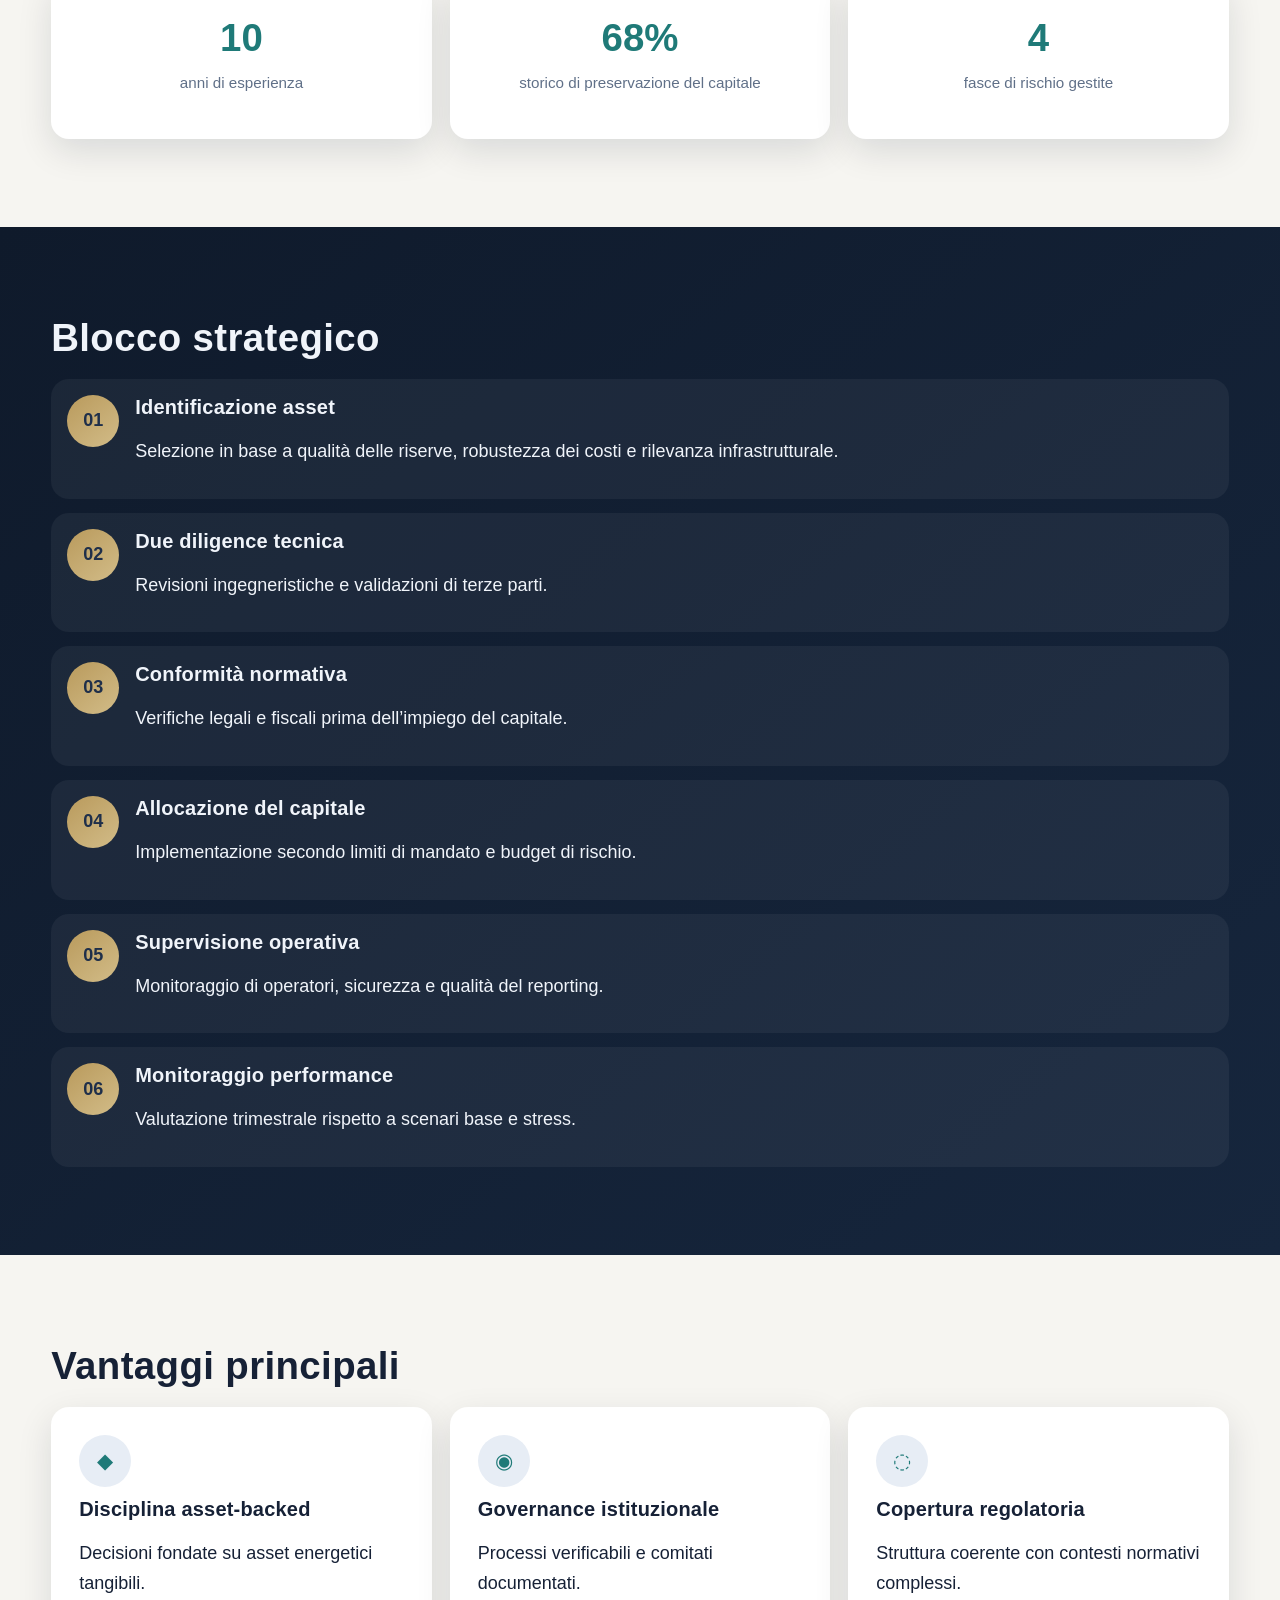
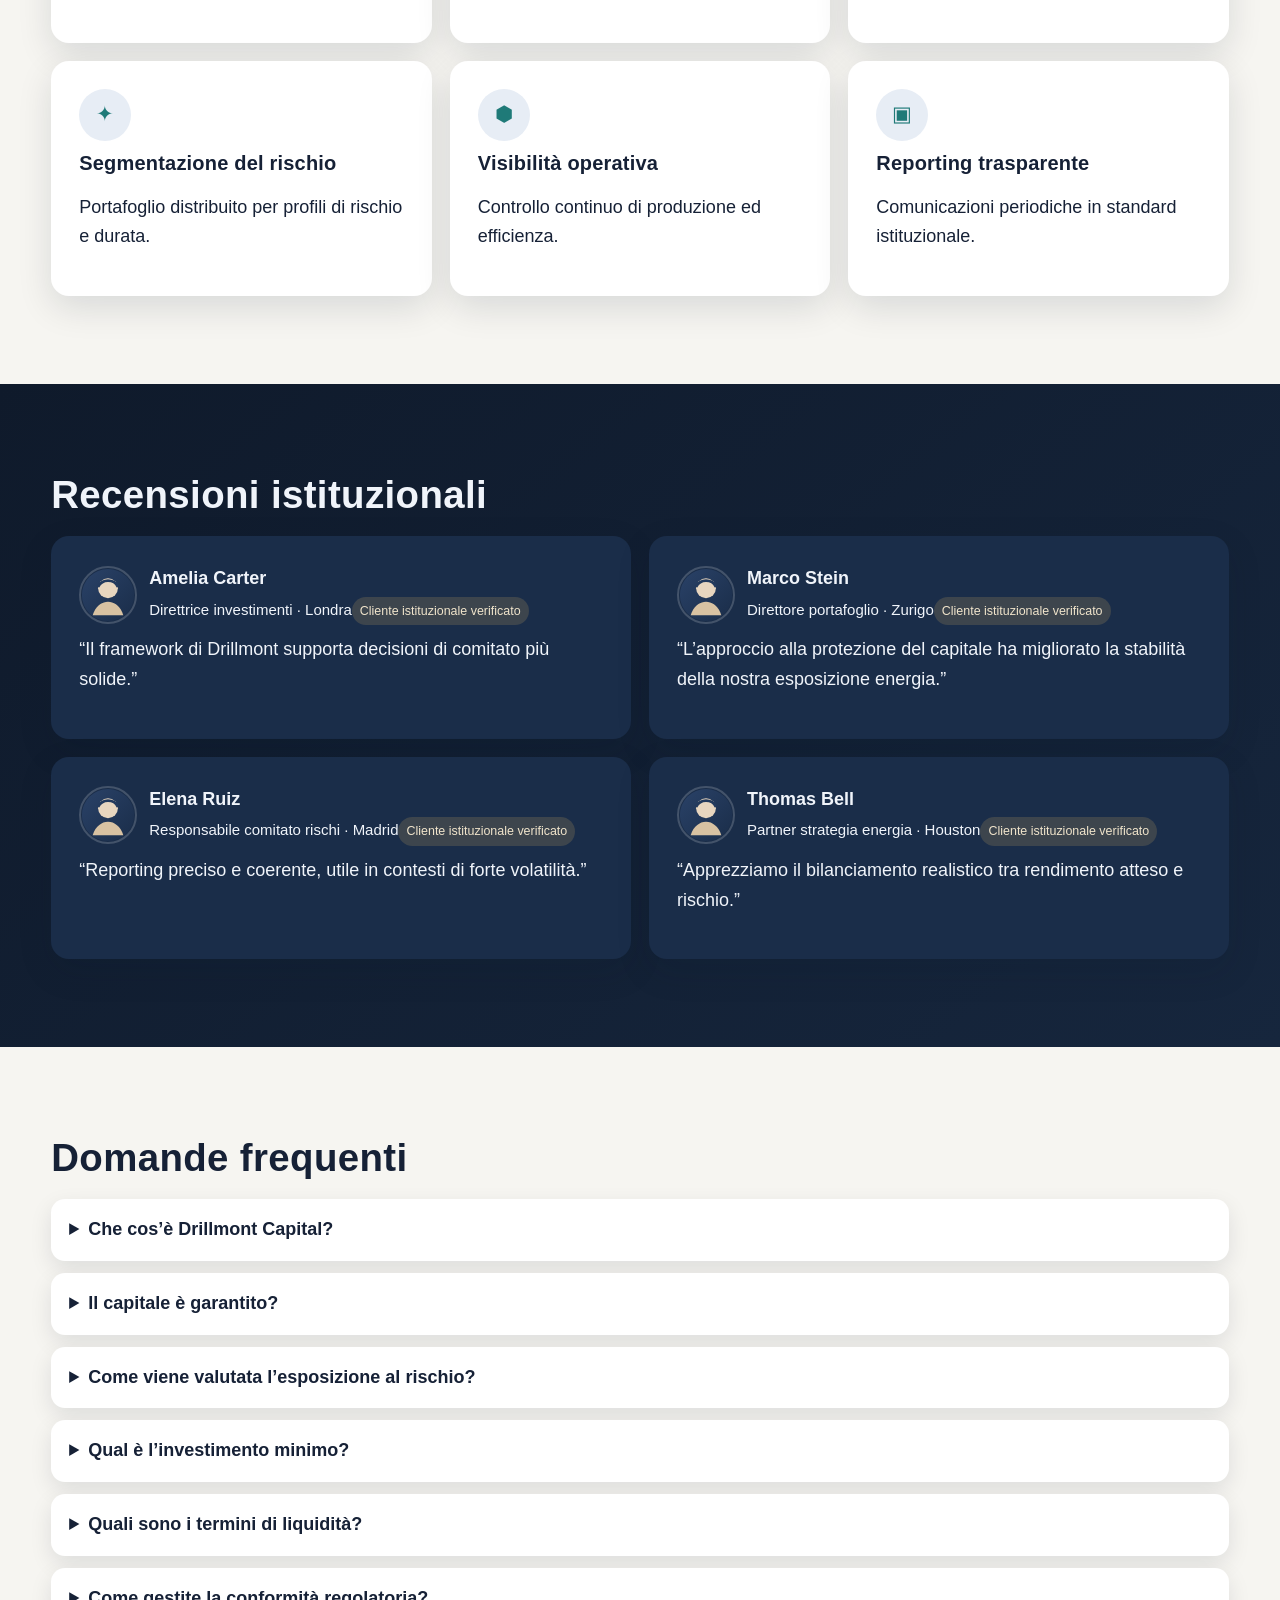
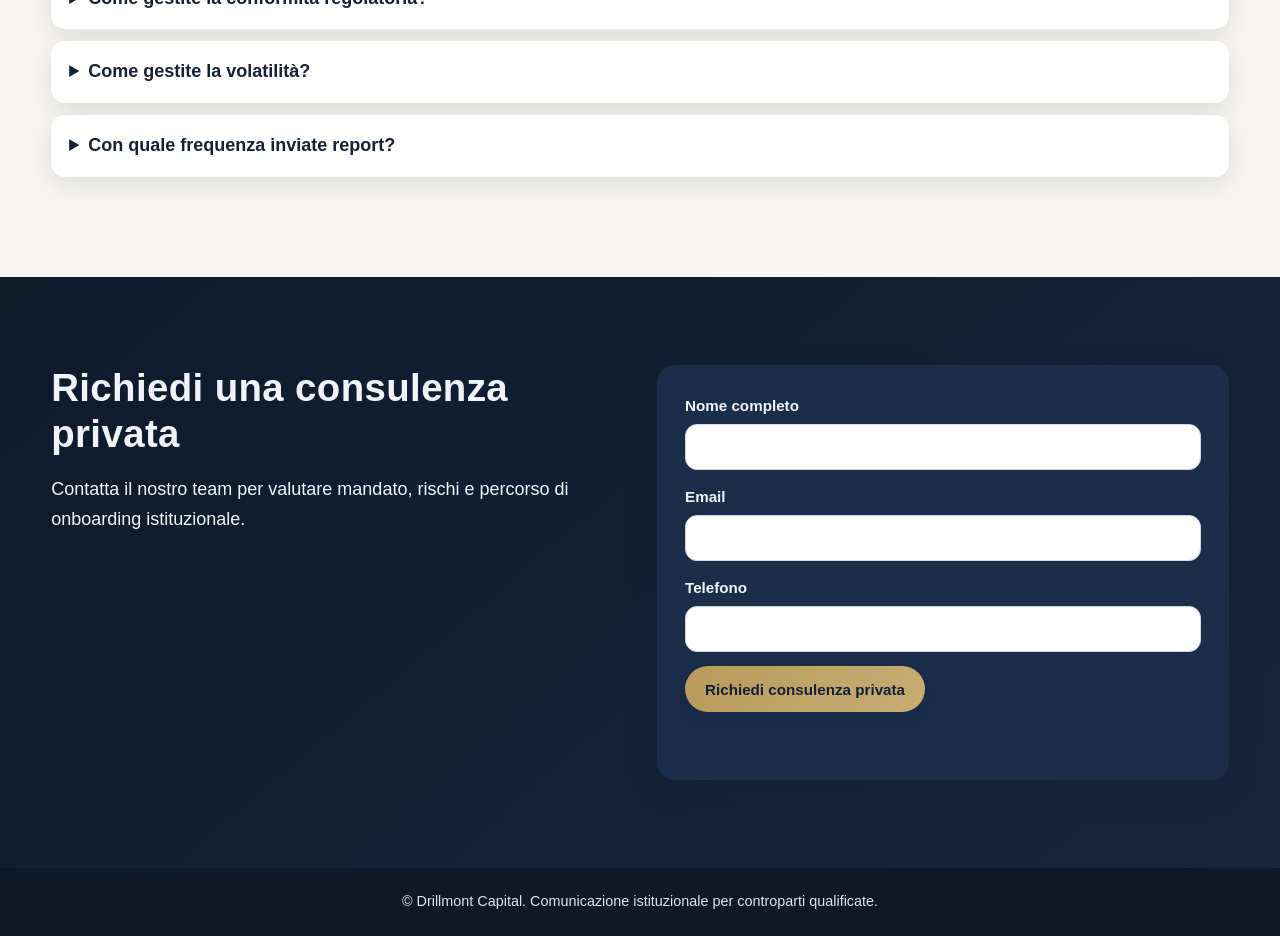
<file: it/index.html>
<!doctype html><html lang="it"><head><meta charset="UTF-8"><meta name="viewport" content="width=device-width, initial-scale=1.0"><title>Drillmont Capital | Investimenti Oil & Gas e Infrastrutture Energetiche</title><meta name="description" content="Drillmont Capital offre strategia istituzionale per investimenti Oil & Gas con controllo del rischio, esposizione infrastrutturale energetica e governance trasparente."><link rel="icon" type="image/svg+xml" href="../assets/favicon.svg"><link rel="stylesheet" href="../assets/styles.css"></head><body>
<header class="site-header"><div class="container header-inner"><a class="logo" href="../index.html">Drillmont <span>Capital</span></a><nav class="nav-links"><a href="#about">Chi siamo</a><a href="#strategy">Strategia</a><a href="#advantages">Vantaggi</a><a href="#metrics">Metriche</a><a href="#reviews">Recensioni</a><a href="#faq">FAQ</a><a href="#contact">Contatto</a></nav><div class="header-actions"><div class="lang-dropdown"><button class="lang-toggle" type="button">Lingua</button><div class="lang-menu"><a href="../index.html">English</a><a href="../de/index.html">Deutsch</a><a href="../fr/index.html">Français</a><a href="../es/index.html">Español</a><a href="../it/index.html">Italiano</a></div></div><a class="btn btn-primary" href="#contact">Richiedi consulenza</a></div><button class="burger" data-menu-toggle>☰</button></div></header>
<div class="drawer-backdrop"></div><aside class="mobile-drawer"><button class="close-btn" data-menu-close>Chiudi</button><nav><a href="#about">Chi siamo</a><a href="#strategy">Strategia</a><a href="#advantages">Vantaggi</a><a href="#metrics">Metriche</a><a href="#reviews">Recensioni</a><a href="#faq">FAQ</a><a href="#contact">Contatto</a></nav><div class="lang-menu" style="position:static;opacity:1;pointer-events:auto;transform:none;width:auto;"><a href="../index.html">English</a><a href="../de/index.html">Deutsch</a><a href="../fr/index.html">Français</a><a href="../es/index.html">Español</a><a href="../it/index.html">Italiano</a></div><p><a class="btn btn-primary" href="#contact">Richiedi consulenza</a></p></aside>
<main><section class="section section-light"><div class="container hero-grid"><div><h1>Investimento istituzionale Oil & Gas per capitale in infrastrutture energetiche resilienti</h1><p>Drillmont Capital struttura allocazioni di lungo periodo in infrastrutture energetiche per investitori istituzionali orientati a disciplina, controllo del rischio e preservazione del capitale.</p><ul class="trust-list"><li>Screening tecnico indipendente e verifica delle riserve.</li><li>Governance di conformità su più giurisdizioni.</li><li>Processi orientati alla tutela del capitale nel tempo.</li></ul></div><div class="card"><h2>Contatto investitori</h2><form class="contact-form" data-submit-message="Invio demo disabilitato."><div class="form-group"><label for="n1">Nome completo</label><input id="n1" required></div><div class="form-group"><label for="e1">Email</label><input id="e1" type="email" required></div><div class="form-group"><label for="p1">Numero di telefono</label><input id="p1" type="tel" required></div><button class="btn btn-primary" type="submit">Invia richiesta</button><p><a href="#" data-open-privacy>Informativa sulla privacy</a></p><div class="notice"></div></form></div></div></section>
<section id="about" class="section section-dark"><div class="container two-col"><div><h2>Panoramica aziendale</h2><p>Drillmont Capital è una società di investimento strategico Oil & Gas focalizzata su asset energetici supportati da infrastrutture. Il nostro approccio integra analisi tecnica, qualità dei flussi di cassa e rigorosa due diligence istituzionale.</p><p>Il controllo del rischio si basa su diversificazione, valutazione degli operatori, conformità normativa e test di stress su scenari macro e commodity.</p></div><div><p>Ogni operazione segue un percorso documentato in ambito tecnico, legale, ambientale e finanziario. Dopo l’allocazione monitoriamo performance operative, trasparenza informativa e disciplina dei covenant.</p><p>Questo modello offre alle istituzioni una partnership ad alta fiducia con comunicazione coerente e prospettiva di lungo periodo.</p></div></div></section>
<section id="metrics" class="section section-light"><div class="container"><h2>Statistiche visive</h2><div class="stats-grid"><div class="card stat-item"><div class="stat-number" data-prefix="$" data-value="24" data-suffix="B+">$0</div><p class="stat-label">in screening di asset energetici</p></div><div class="card stat-item"><div class="stat-number" data-value="120" data-suffix="+">0</div><p class="stat-label">partnership operative attive</p></div><div class="card stat-item"><div class="stat-number" data-value="18">0</div><p class="stat-label">giurisdizioni coperte</p></div><div class="card stat-item"><div class="stat-number" data-value="14">0</div><p class="stat-label">anni di esperienza</p></div><div class="card stat-item"><div class="stat-number" data-value="94" data-suffix="%">0</div><p class="stat-label">storico di preservazione del capitale</p></div><div class="card stat-item"><div class="stat-number" data-value="6">0</div><p class="stat-label">fasce di rischio gestite</p></div></div></div></section>
<section id="strategy" class="section section-dark"><div class="container"><h2>Blocco strategico</h2><div class="timeline"><article class="step"><div class="step-index">01</div><div><h3>Identificazione asset</h3><p>Selezione in base a qualità delle riserve, robustezza dei costi e rilevanza infrastrutturale.</p></div></article><article class="step"><div class="step-index">02</div><div><h3>Due diligence tecnica</h3><p>Revisioni ingegneristiche e validazioni di terze parti.</p></div></article><article class="step"><div class="step-index">03</div><div><h3>Conformità normativa</h3><p>Verifiche legali e fiscali prima dell’impiego del capitale.</p></div></article><article class="step"><div class="step-index">04</div><div><h3>Allocazione del capitale</h3><p>Implementazione secondo limiti di mandato e budget di rischio.</p></div></article><article class="step"><div class="step-index">05</div><div><h3>Supervisione operativa</h3><p>Monitoraggio di operatori, sicurezza e qualità del reporting.</p></div></article><article class="step"><div class="step-index">06</div><div><h3>Monitoraggio performance</h3><p>Valutazione trimestrale rispetto a scenari base e stress.</p></div></article></div></div></section>
<section id="advantages" class="section section-light"><div class="container"><h2>Vantaggi principali</h2><div class="adv-grid"><article class="card"><div class="icon-circle">◆</div><h3>Disciplina asset-backed</h3><p>Decisioni fondate su asset energetici tangibili.</p></article><article class="card"><div class="icon-circle">◉</div><h3>Governance istituzionale</h3><p>Processi verificabili e comitati documentati.</p></article><article class="card"><div class="icon-circle">◌</div><h3>Copertura regolatoria</h3><p>Struttura coerente con contesti normativi complessi.</p></article><article class="card"><div class="icon-circle">✦</div><h3>Segmentazione del rischio</h3><p>Portafoglio distribuito per profili di rischio e durata.</p></article><article class="card"><div class="icon-circle">⬢</div><h3>Visibilità operativa</h3><p>Controllo continuo di produzione ed efficienza.</p></article><article class="card"><div class="icon-circle">▣</div><h3>Reporting trasparente</h3><p>Comunicazioni periodiche in standard istituzionale.</p></article></div></div></section>
<section id="reviews" class="section section-dark"><div class="container"><h2>Recensioni istituzionali</h2><div class="reviews-grid"><article class="card"><div class="review-head"><img src="../assets/avatars/avatar-1.svg" alt="Amelia"><div><strong>Amelia Carter</strong><br><small>Direttrice investimenti · Londra</small><div class="badge">Cliente istituzionale verificato</div></div></div><p>“Il framework di Drillmont supporta decisioni di comitato più solide.”</p></article><article class="card"><div class="review-head"><img src="../assets/avatars/avatar-2.svg" alt="Marco"><div><strong>Marco Stein</strong><br><small>Direttore portafoglio · Zurigo</small><div class="badge">Cliente istituzionale verificato</div></div></div><p>“L’approccio alla protezione del capitale ha migliorato la stabilità della nostra esposizione energia.”</p></article><article class="card"><div class="review-head"><img src="../assets/avatars/avatar-3.svg" alt="Elena"><div><strong>Elena Ruiz</strong><br><small>Responsabile comitato rischi · Madrid</small><div class="badge">Cliente istituzionale verificato</div></div></div><p>“Reporting preciso e coerente, utile in contesti di forte volatilità.”</p></article><article class="card"><div class="review-head"><img src="../assets/avatars/avatar-4.svg" alt="Thomas"><div><strong>Thomas Bell</strong><br><small>Partner strategia energia · Houston</small><div class="badge">Cliente istituzionale verificato</div></div></div><p>“Apprezziamo il bilanciamento realistico tra rendimento atteso e rischio.”</p></article></div></div></section>
<section id="faq" class="section section-light"><div class="container faq-list"><h2>Domande frequenti</h2><details><summary>Che cos’è Drillmont Capital?</summary><p>Una società istituzionale specializzata in investimenti strategici Oil & Gas.</p></details><details><summary>Il capitale è garantito?</summary><p>No, non esistono garanzie su rendimento o restituzione integrale del capitale.</p></details><details><summary>Come viene valutata l’esposizione al rischio?</summary><p>Con analisi tecnica, qualità operatore, conformità normativa e test di scenario.</p></details><details><summary>Qual è l’investimento minimo?</summary><p>Dipende da mandato, giurisdizione e verifica di appropriatezza.</p></details><details><summary>Quali sono i termini di liquidità?</summary><p>Gli asset infrastrutturali richiedono spesso orizzonti medi o lunghi.</p></details><details><summary>Come gestite la conformità regolatoria?</summary><p>Attraverso controlli AML/KYC, revisione legale e presidi fiscali.</p></details><details><summary>Come gestite la volatilità?</summary><p>Diversificazione, underwriting prudente e monitoraggio continuo.</p></details><details><summary>Con quale frequenza inviate report?</summary><p>Tipicamente trimestrale, con aggiornamenti straordinari in caso di eventi rilevanti.</p></details></div></section>
<section id="contact" class="section section-dark"><div class="container two-col"><div><h2>Richiedi una consulenza privata</h2><p>Contatta il nostro team per valutare mandato, rischi e percorso di onboarding istituzionale.</p></div><div class="card"><form class="contact-form" data-submit-message="Invio demo disabilitato."><div class="form-group"><label for="n2">Nome completo</label><input id="n2" required></div><div class="form-group"><label for="e2">Email</label><input id="e2" type="email" required></div><div class="form-group"><label for="p2">Telefono</label><input id="p2" type="tel" required></div><button class="btn btn-primary" type="submit">Richiedi consulenza privata</button><div class="notice"></div></form></div></div></section></main>
<footer class="site-footer"><div class="container">© Drillmont Capital. Comunicazione istituzionale per controparti qualificate.</div></footer>
<div class="modal" id="privacy-modal"><div class="modal-panel"><div class="modal-top"><h2>Informativa privacy e disclosure dei rischi</h2><button class="close-btn" data-close-privacy>X</button></div><h3>Introduzione</h3><p>Questa informativa descrive il trattamento dei dati personali nell’ambito delle comunicazioni relative a investimenti Oil & Gas.</p><h3>Definizioni</h3><p>Per dati personali si intende qualunque informazione idonea a identificare una persona; il trattamento include raccolta, uso, conservazione, trasferimento e cancellazione.</p><h3>Raccolta dati e finalità</h3><p>Raccogliamo contatti, dati di onboarding e cronologia comunicazioni per rispondere alle richieste, valutare l’idoneità e rispettare obblighi normativi.</p><h3>Base giuridica</h3><p>Interesse legittimo, necessità contrattuale, obblighi di legge e consenso dove richiesto.</p><h3>Cookie e analisi</h3><p>Il sito può utilizzare tecnologie essenziali e analitiche per sicurezza, prestazioni e miglioramento dell’esperienza utente.</p><h3>Condivisione e responsabili esterni</h3><p>I dati possono essere condivisi con fornitori regolamentati, consulenti legali e partner tecnologici nel rispetto della riservatezza.</p><h3>Periodi di conservazione</h3><p>I dati sono conservati solo per il tempo necessario a finalità operative e legali.</p><h3>Sicurezza</h3><p>Adottiamo misure tecniche e organizzative, controlli di accesso e procedure di risposta agli incidenti.</p><h3>Diritti dell’utente</h3><p>In base alla giurisdizione sono previsti diritti di accesso, rettifica, cancellazione, limitazione, opposizione e portabilità.</p><h3>Trasferimenti internazionali</h3><p>Nei trasferimenti transfrontalieri adottiamo idonee garanzie contrattuali e normative.</p><h3>Rischi specifici Oil & Gas</h3><p>Volatilità dei mercati, rischio prezzi commodity, rischi geopolitici e operativi possono comportare perdite. Non esistono rendimenti garantiti.</p><p><button class="btn btn-secondary" data-close-privacy>Chiudi</button></p></div></div>
<script src="../assets/main.js"></script></body></html>
</file>
<file: assets/styles.css>
:root {
  --bg-light: #f6f5f1;
  --bg-dark: #0f1a2b;
  --bg-dark-alt: #16263d;
  --text-dark: #162136;
  --text-light: #f0f4fa;
  --muted: #607088;
  --accent-gold: #b99a5c;
  --accent-teal: #1f7a78;
  --card-light: #ffffff;
  --card-dark: #1a2d49;
  --radius: 18px;
  --shadow: 0 12px 35px rgba(10, 22, 40, 0.12);
  --shadow-soft: 0 8px 22px rgba(12, 20, 35, 0.1);
}

* { box-sizing: border-box; }
html { scroll-behavior: smooth; }
body {
  margin: 0;
  font-family: "Inter", "Segoe UI", Arial, sans-serif;
  font-size: 18px;
  line-height: 1.65;
  color: var(--text-dark);
  background: var(--bg-light);
}

img { max-width: 100%; display: block; }
a { color: inherit; }

.container { width: min(1180px, 92vw); margin: 0 auto; }
.section { padding: 88px 0; }
.section-light { background: var(--bg-light); color: var(--text-dark); }
.section-dark { background: linear-gradient(140deg, var(--bg-dark), var(--bg-dark-alt)); color: var(--text-light); }

h1,h2,h3 { line-height: 1.2; margin: 0 0 18px; letter-spacing: 0.01em; }
h1 { font-size: clamp(2rem, 4vw, 3.4rem); }
h2 { font-size: clamp(1.6rem, 3vw, 2.5rem); }
h3 { font-size: 1.25rem; }
p { margin: 0 0 16px; }

.site-header {
  position: sticky;
  top: 0;
  z-index: 1000;
  background: rgba(8, 16, 30, 0.9);
  backdrop-filter: blur(10px);
  border-bottom: 1px solid rgba(255,255,255,0.12);
}
.header-inner { display: flex; align-items: center; justify-content: space-between; padding: 16px 0; gap: 18px; }
.logo { font-weight: 700; color: #fff; text-decoration: none; letter-spacing: 0.03em; font-size: 1.1rem; }
.logo span { color: var(--accent-gold); }

.nav-links { display: flex; gap: 16px; flex-wrap: wrap; }
.nav-links a { color: #dce5f2; text-decoration: none; font-size: 0.94rem; }
.nav-links a:hover { color: #fff; }

.header-actions { display: flex; align-items: center; gap: 12px; }
.btn, .lang-toggle {
  border: none;
  border-radius: 999px;
  padding: 12px 20px;
  height: 46px;
  display: inline-flex;
  align-items: center;
  justify-content: center;
  cursor: pointer;
  font-weight: 600;
  font-size: 0.95rem;
  box-shadow: var(--shadow-soft);
  text-decoration: none;
}
.btn-primary { background: linear-gradient(120deg, var(--accent-gold), #c7ad73); color: #11203a; }
.btn-secondary { background: #fff; color: #1f2f4a; }

.lang-dropdown { position: relative; }
.lang-toggle { background: #fff; color: #1d2e4a; min-width: 120px; }
.lang-menu {
  position: absolute;
  top: calc(100% + 8px);
  right: 0;
  background: #ffffff;
  border-radius: 16px;
  padding: 10px;
  width: 170px;
  box-shadow: var(--shadow);
  display: grid;
  gap: 8px;
  opacity: 0;
  pointer-events: none;
  transform: translateY(-8px);
  transition: all 0.24s ease;
}
.lang-dropdown.open .lang-menu { opacity: 1; transform: translateY(0); pointer-events: auto; }
.lang-menu a {
  text-decoration: none;
  border-radius: 999px;
  padding: 10px 12px;
  background: #f0f3f8;
  color: #22324b;
  text-align: center;
  font-size: 0.92rem;
}
.lang-menu a:hover { background: #dde6f2; }

.burger { display: none; background: none; border: 1px solid rgba(255,255,255,0.4); color: #fff; padding: 8px 11px; border-radius: 8px; }

.hero-grid { display: grid; grid-template-columns: 1.2fr 0.9fr; gap: 34px; align-items: start; }
.trust-list { margin: 22px 0 0; padding: 0; list-style: none; display: grid; gap: 10px; }
.trust-list li { padding-left: 28px; position: relative; }
.trust-list li::before { content: "●"; color: var(--accent-teal); position: absolute; left: 8px; }

.card {
  background: var(--card-light);
  border-radius: var(--radius);
  box-shadow: var(--shadow);
  padding: 28px;
}
.section-dark .card { background: var(--card-dark); color: var(--text-light); }

.form-group { margin-bottom: 14px; }
label { display: block; margin-bottom: 6px; font-weight: 600; font-size: 0.95rem; }
input {
  width: 100%;
  border: 1px solid #cfd8e5;
  border-radius: 12px;
  padding: 13px 14px;
  font-size: 1rem;
}
.notice { margin-top: 12px; font-weight: 600; color: var(--accent-teal); min-height: 28px; }

.two-col { display: grid; grid-template-columns: 1fr 1fr; gap: 34px; }

.stats-grid { display: grid; grid-template-columns: repeat(3, 1fr); gap: 18px; }
.stat-item { text-align: center; }
.stat-number { font-size: clamp(1.9rem, 3vw, 2.6rem); font-weight: 700; color: var(--accent-teal); }
.stat-label { font-size: 0.95rem; color: var(--muted); }

.timeline { display: grid; gap: 14px; }
.step { display: grid; grid-template-columns: 52px 1fr; gap: 16px; align-items: start; background: rgba(255,255,255,0.05); border-radius: var(--radius); padding: 16px; }
.step-index {
  width: 52px; height: 52px; border-radius: 50%;
  display: grid; place-items: center;
  background: linear-gradient(140deg, var(--accent-gold), #d2bc88);
  color: #1f2f4a; font-weight: 700;
}

.adv-grid { display: grid; grid-template-columns: repeat(3, 1fr); gap: 18px; }
.icon-circle {
  width: 52px; height: 52px; border-radius: 50%;
  display: grid; place-items: center;
  background: #e7edf5; color: var(--accent-teal); font-size: 1.3rem;
  margin-bottom: 10px;
}

.reviews-grid { display: grid; grid-template-columns: repeat(2, 1fr); gap: 18px; }
.review-head { display: flex; align-items: center; gap: 12px; margin-bottom: 10px; }
.review-head img { width: 58px; height: 58px; border-radius: 50%; object-fit: cover; border: 2px solid rgba(255,255,255,0.18); }
.badge { font-size: 0.78rem; background: rgba(185,154,92,0.22); color: #f0e4cb; padding: 4px 8px; border-radius: 999px; display: inline-block; margin-top: 3px; }

.faq-list details { border-radius: 14px; background: #fff; box-shadow: var(--shadow-soft); padding: 16px 18px; margin-bottom: 12px; }
.faq-list summary { cursor: pointer; font-weight: 700; }
.faq-list p { margin-top: 10px; color: #33425a; }

.site-footer { background: #0e1828; color: #dde4ef; padding: 22px 0; text-align: center; font-size: 0.9rem; }

.drawer-backdrop {
  position: fixed; inset: 0; background: rgba(10,16,28,0.6);
  opacity: 0; pointer-events: none; transition: opacity 0.25s ease; z-index: 1100;
}
.mobile-drawer {
  position: fixed; top: 0; right: 0; width: min(88vw, 360px); height: 100vh;
  background: #111f34; color: #edf2fb; padding: 20px; transform: translateX(100%);
  transition: transform 0.26s ease; z-index: 1200; overflow-y: auto;
}
.mobile-drawer.open { transform: translateX(0); }
.drawer-backdrop.open { opacity: 1; pointer-events: auto; }
.mobile-drawer nav { display: grid; gap: 10px; margin: 18px 0; }
.mobile-drawer a { color: #edf2fb; text-decoration: none; }

.modal {
  position: fixed; inset: 0; background: rgba(7,12,22,0.72);
  display: grid; place-items: center; padding: 20px;
  opacity: 0; pointer-events: none; transition: opacity 0.25s ease; z-index: 1300;
}
.modal.open { opacity: 1; pointer-events: auto; }
.modal-panel {
  width: min(940px, 95vw); max-height: 88vh; overflow-y: auto;
  background: #fff; color: #16263d; border-radius: 18px; box-shadow: var(--shadow);
  padding: 22px;
}
.modal-top { display: flex; justify-content: space-between; align-items: center; margin-bottom: 10px; }
.close-btn { border: none; background: #eaf0f8; border-radius: 10px; padding: 8px 12px; cursor: pointer; }

@media (max-width: 980px) {
  .nav-links, .header-actions { display: none; }
  .burger { display: inline-flex; }
  .hero-grid, .two-col, .stats-grid, .adv-grid, .reviews-grid { grid-template-columns: 1fr; }
}
</file>
